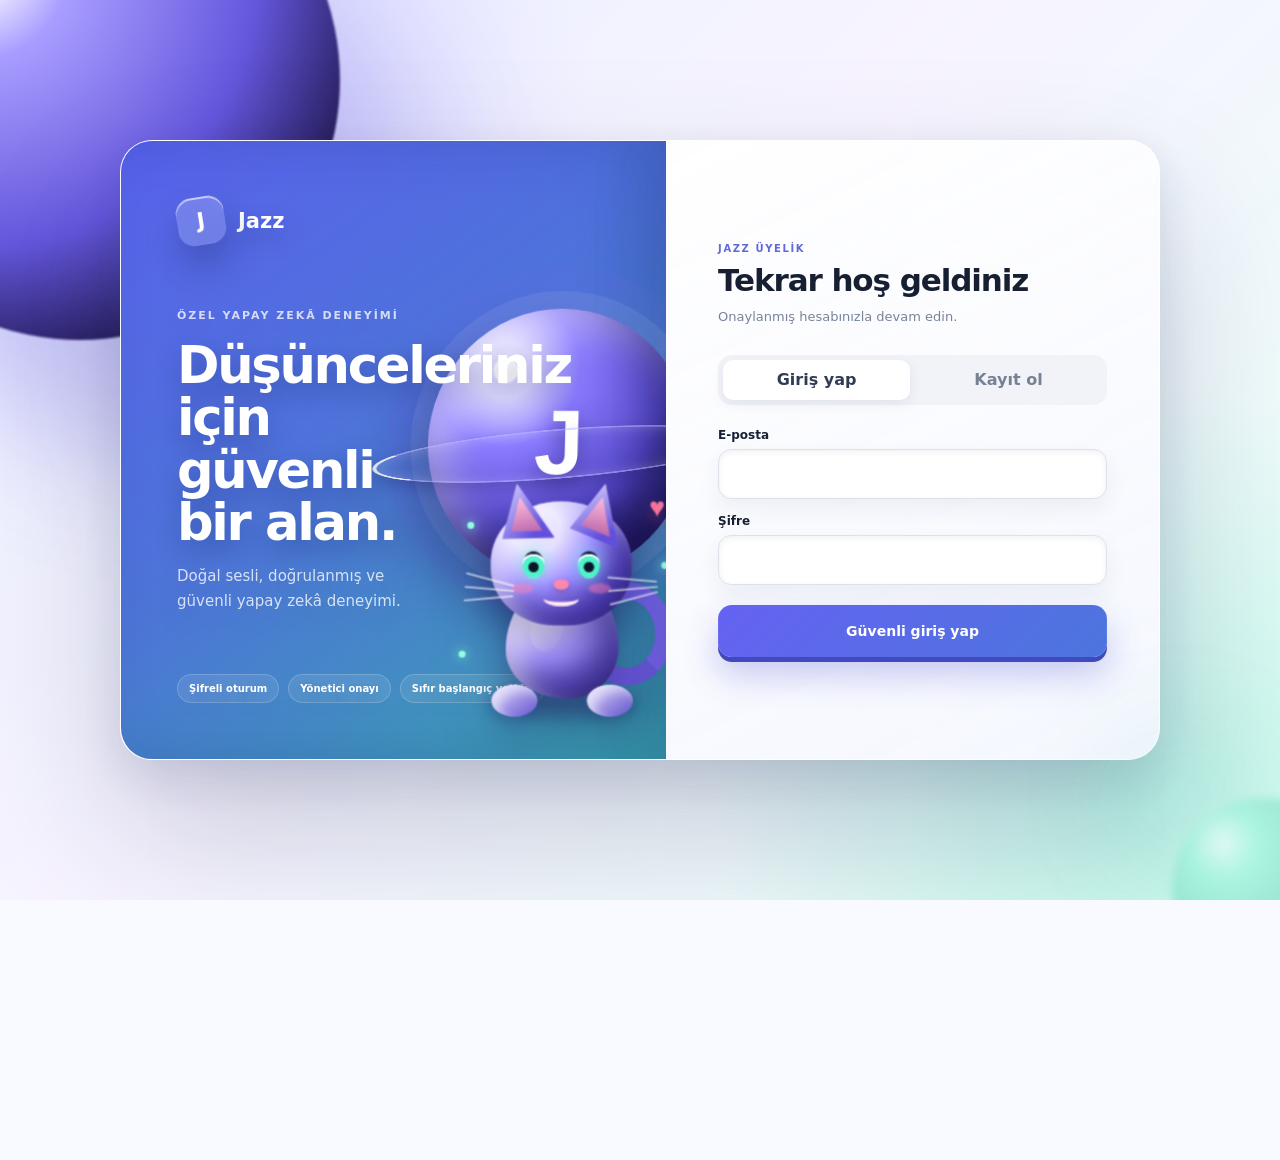
<file: index.html>
<!doctype html><html><head><meta charset="utf-8"><meta name="viewport" content="width=device-width,initial-scale=1"><meta http-equiv="cache-control" content="no-store"><meta name="theme-color" content="#f7fbff"><link rel="manifest" href="./manifest.webmanifest"><title>Jazz açılıyor…</title><script>location.replace('./live-10049.html?build=10058')</script></head><body><a href="./live-10049.html?build=10058">Jazz güncel sürümünü aç</a></body></html>
</file>
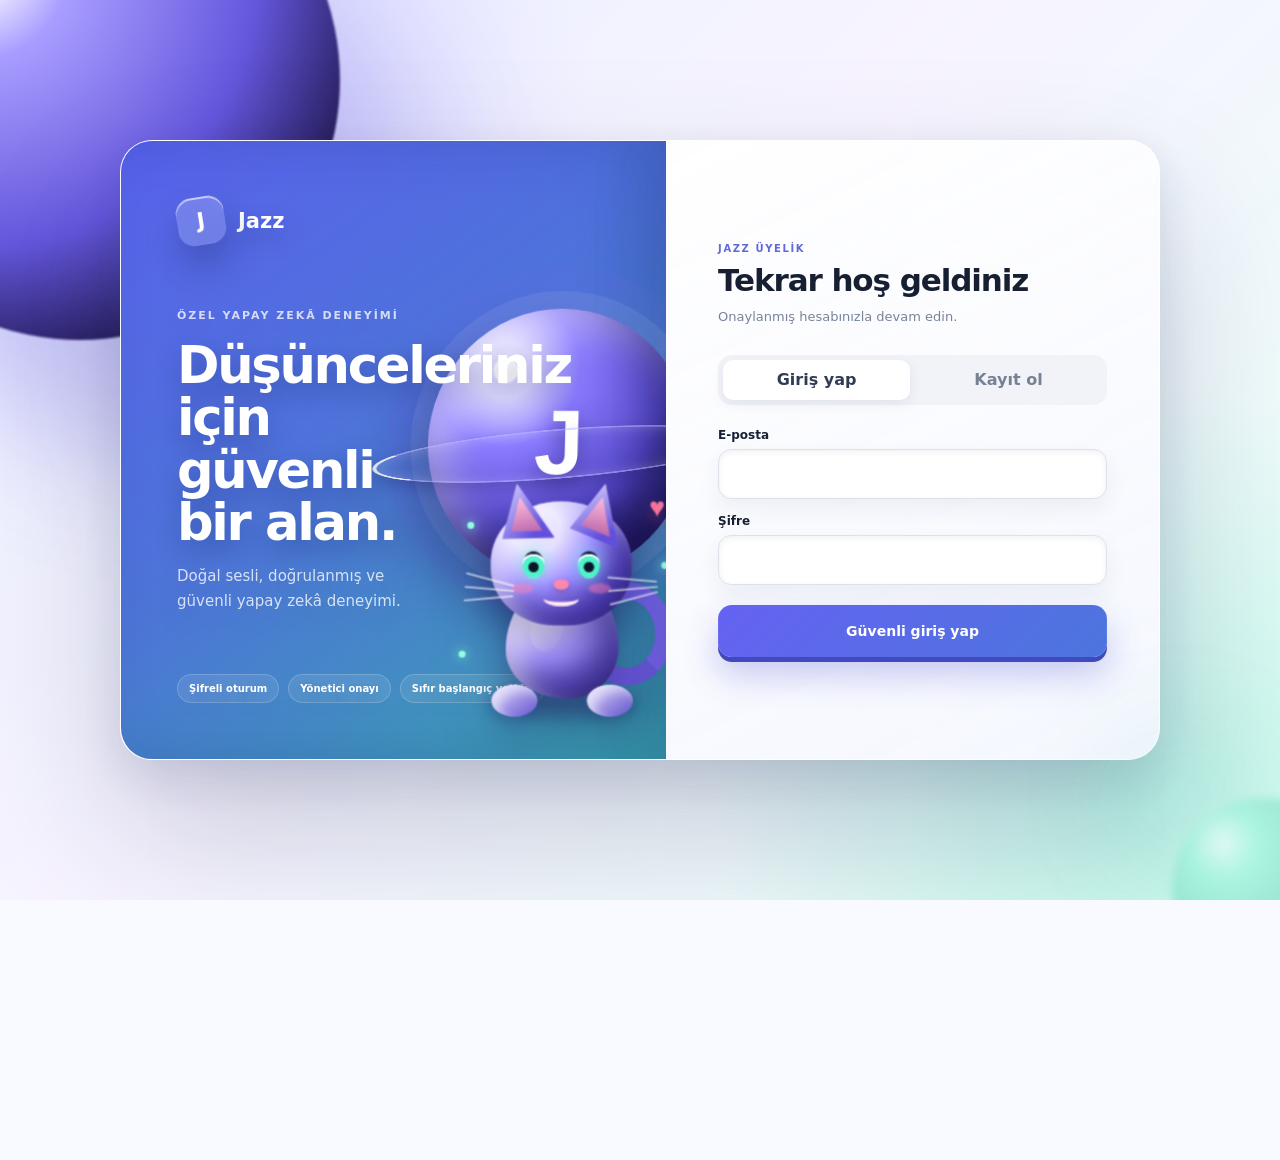
<file: admin-7201.html>
<!doctype html><html lang="tr"><head><meta charset="utf-8"><meta name="viewport" content="width=device-width,initial-scale=1,viewport-fit=cover"><meta name="theme-color" content="#f7f9fe"><meta http-equiv="cache-control" content="no-store"><title>Jazz Yönetim</title><link rel="stylesheet" href="admin.css?v=7200"><link rel="stylesheet" href="admin-v8.css?v=7200"></head><body><main class="admin-shell"><header class="admin-top"><a href="./" class="admin-brand"><span>J</span><b>Jazz Yönetim</b></a><div><a href="./">Asistana dön</a><button id="logoutBtn">Çıkış</button></div></header><section class="admin-hero"><div><p>ERİŞİM MERKEZİ</p><h1>Jazz üyelerini yönetin.</h1><span>Kayıt taleplerini inceleyin, erişim, model ve kullanım durumunu yönetin.</span></div><button id="refreshBtn">↻ Yenile</button></section><section class="stats" id="stats"><article><small>Toplam üye</small><b>—</b></article><article><small>Onay bekleyen</small><b>—</b></article><article><small>Aktif erişim</small><b>—</b></article><article><small>Durdurulan</small><b>—</b></article></section><section class="system-card" id="systemMetrics"><div class="admin-loading">Model ve kullanım bilgileri yükleniyor…</div></section><section class="admin-card"><div class="card-head"><div><h2>Kullanıcı erişimleri</h2><p>Yeni kayıtlar sıfır yetkiyle bekler; profil, rol ve özel yetki değişiklikleri anında uygulanır.</p></div><div class="filters"><button class="active" data-filter="all">Tümü</button><button data-filter="pending">Bekleyen</button><button data-filter="approved">Aktif</button><button data-filter="revoked">Durdurulan</button></div></div><div id="userList" class="user-list"><div class="admin-loading">Kullanıcılar yükleniyor…</div></div></section></main><div class="admin-toast" id="adminToast"></div><script src="admin-native-v3.js?v=7200"></script></body></html>
</file>
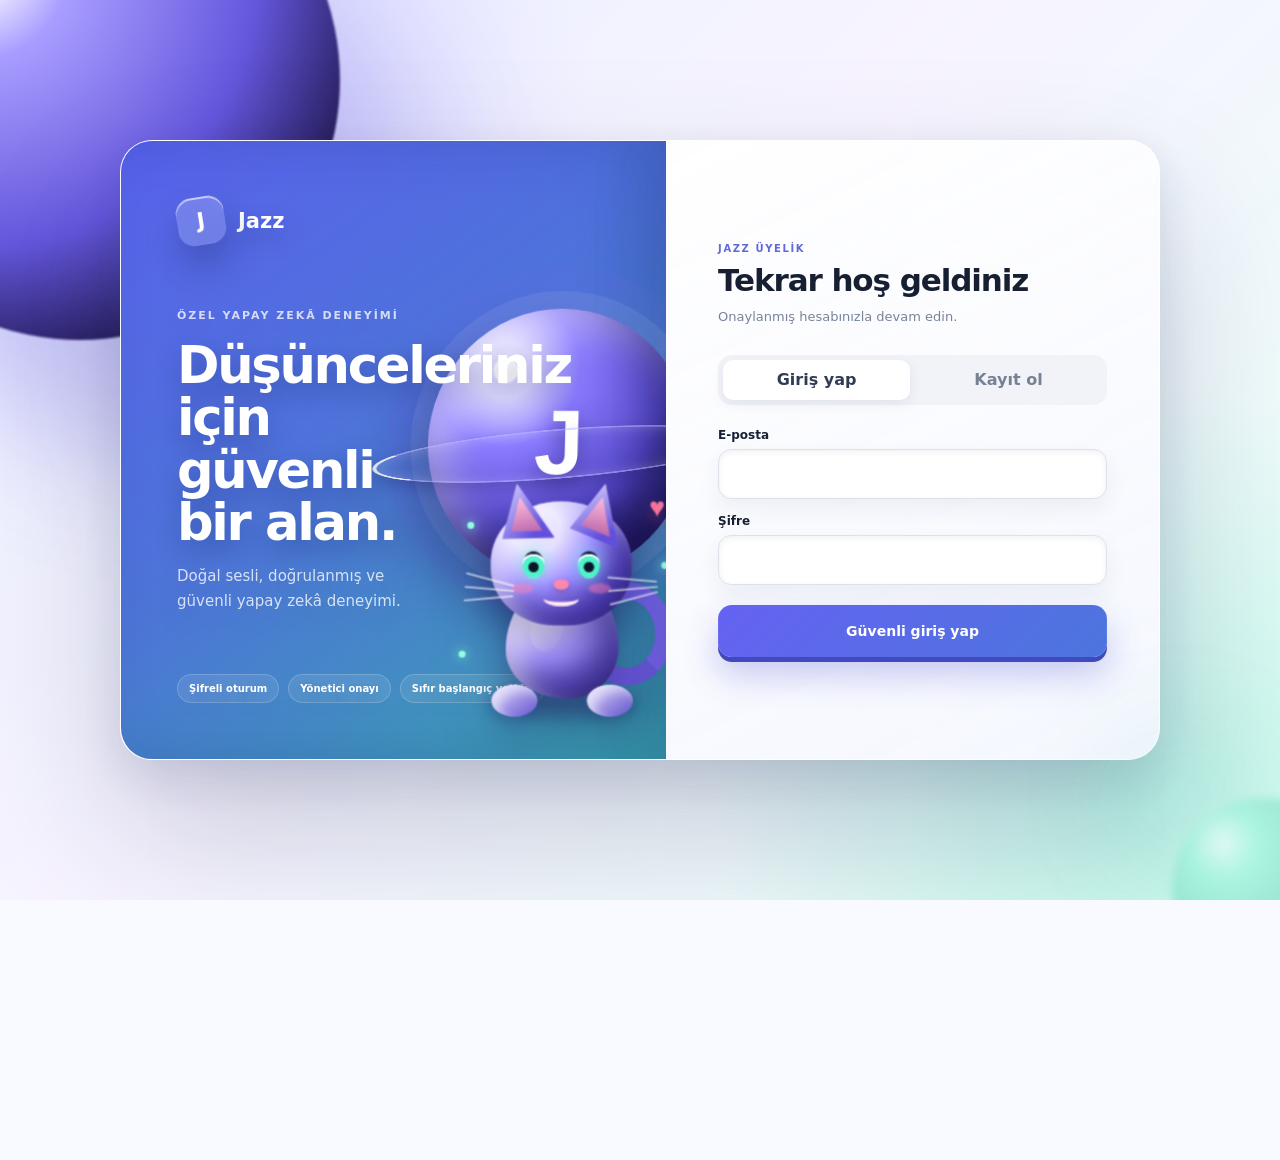
<file: admin.html>
<!doctype html><html lang="tr"><head><meta charset="utf-8"><meta name="viewport" content="width=device-width,initial-scale=1"><meta http-equiv="cache-control" content="no-store"><title>Jazz Yönetim açılıyor…</title><script>location.replace('./admin-7201.html?build=7201')</script></head><body><a href="./admin-7201.html?build=7201">Güncel yönetim ekranını aç</a></body></html>
</file>
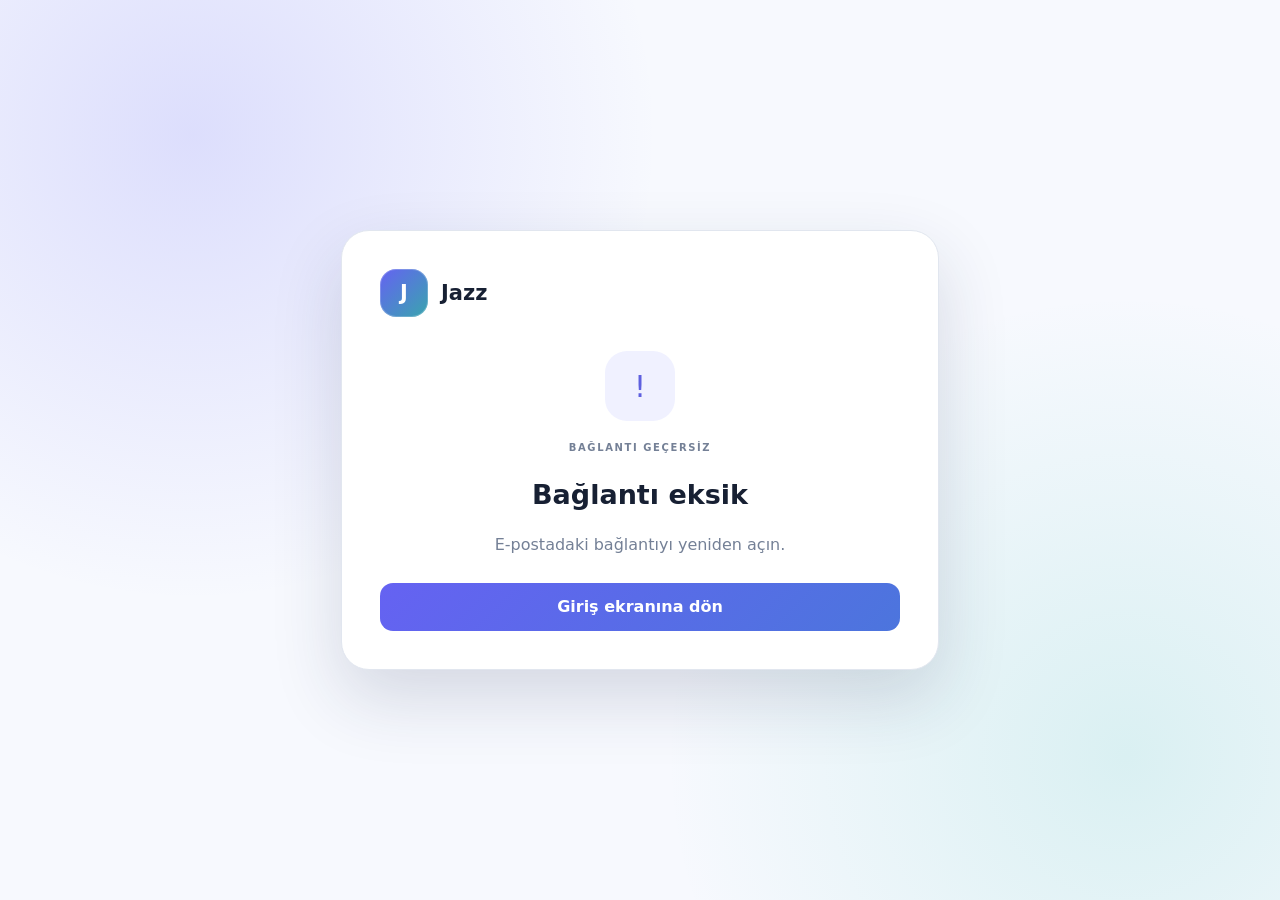
<file: auth-callback.html>
<!doctype html><html lang="tr"><head><meta charset="utf-8"><meta name="viewport" content="width=device-width,initial-scale=1,viewport-fit=cover"><meta name="theme-color" content="#f7f9fe"><title>Jazz — Hesap doğrulama</title><link rel="stylesheet" href="auth.css?v=7000"><link rel="stylesheet" href="auth-v7.css?v=7000"></head><body><section class="auth-overlay"><div class="callback-card"><div class="auth-brand callback-brand"><span class="auth-brand-mark">J</span> Jazz</div><div class="auth-state" id="callbackState"><div class="auth-state-icon auth-spinner">◌</div><p class="auth-kicker">GÜVENLİ DOĞRULAMA</p><h2>Bağlantı kontrol ediliyor</h2><p>İşleminiz birkaç saniye içinde tamamlanacak.</p></div></div></section><script>const API='https://ilgggxhaljsykkyvfhpf.supabase.co/functions/v1/jazz-auth',KEY='sb_publishable_D-MIbf-eEhEQNrhdaVhBuQ_4qF37680',state=document.getElementById('callbackState'),params=new URLSearchParams(location.search),type=params.get('type')||'signup',token=params.get('token')||'';const show=(ok,title,text,button='Giriş ekranına dön')=>{state.innerHTML=`<div class="auth-state-icon">${ok?'✓':'!'}</div><p class="auth-kicker">${ok?'İŞLEM TAMAMLANDI':'BAĞLANTI GEÇERSİZ'}</p><h2>${title}</h2><p>${text}</p><div class="auth-state-actions"><a href="./${ok&&type==='signup'?'?confirmed=1':''}">${button}</a></div>`};async function call(body){const r=await fetch(API,{method:'POST',headers:{'Content-Type':'application/json',apikey:KEY},body:JSON.stringify(body)}),d=await r.json().catch(()=>({}));if(!r.ok)throw Error(d.message||'İşlem tamamlanamadı.');return d}async function run(){if(!token)return show(false,'Bağlantı eksik','E-postadaki bağlantıyı yeniden açın.');if(type==='recovery'){state.innerHTML=`<div class="auth-state-icon">⌁</div><p class="auth-kicker">ŞİFRE YENİLEME</p><h2>Yeni şifrenizi belirleyin</h2><form class="auth-form" id="resetForm"><label class="auth-field"><span>Yeni şifre</span><input id="newPassword" type="password" minlength="8" autocomplete="new-password" required></label><div class="auth-message" id="resetMessage"></div><button class="auth-submit">Şifreyi güncelle</button></form>`;document.getElementById('resetForm').onsubmit=async e=>{e.preventDefault();const b=e.currentTarget.querySelector('button');b.disabled=true;try{const d=await call({action:'reset',type,token,password:document.getElementById('newPassword').value});show(true,'Şifreniz yenilendi',d.message)}catch(err){const m=document.getElementById('resetMessage');m.textContent=err.message;m.className='auth-message show error';b.disabled=false}};return}try{const d=await call({action:'confirm',type,token});show(true,'E-posta adresiniz doğrulandı',d.message);setTimeout(()=>location.replace('./?confirmed=1'),2200)}catch(err){show(false,'Doğrulama tamamlanamadı',err.message)}}run();</script></body></html>
</file>
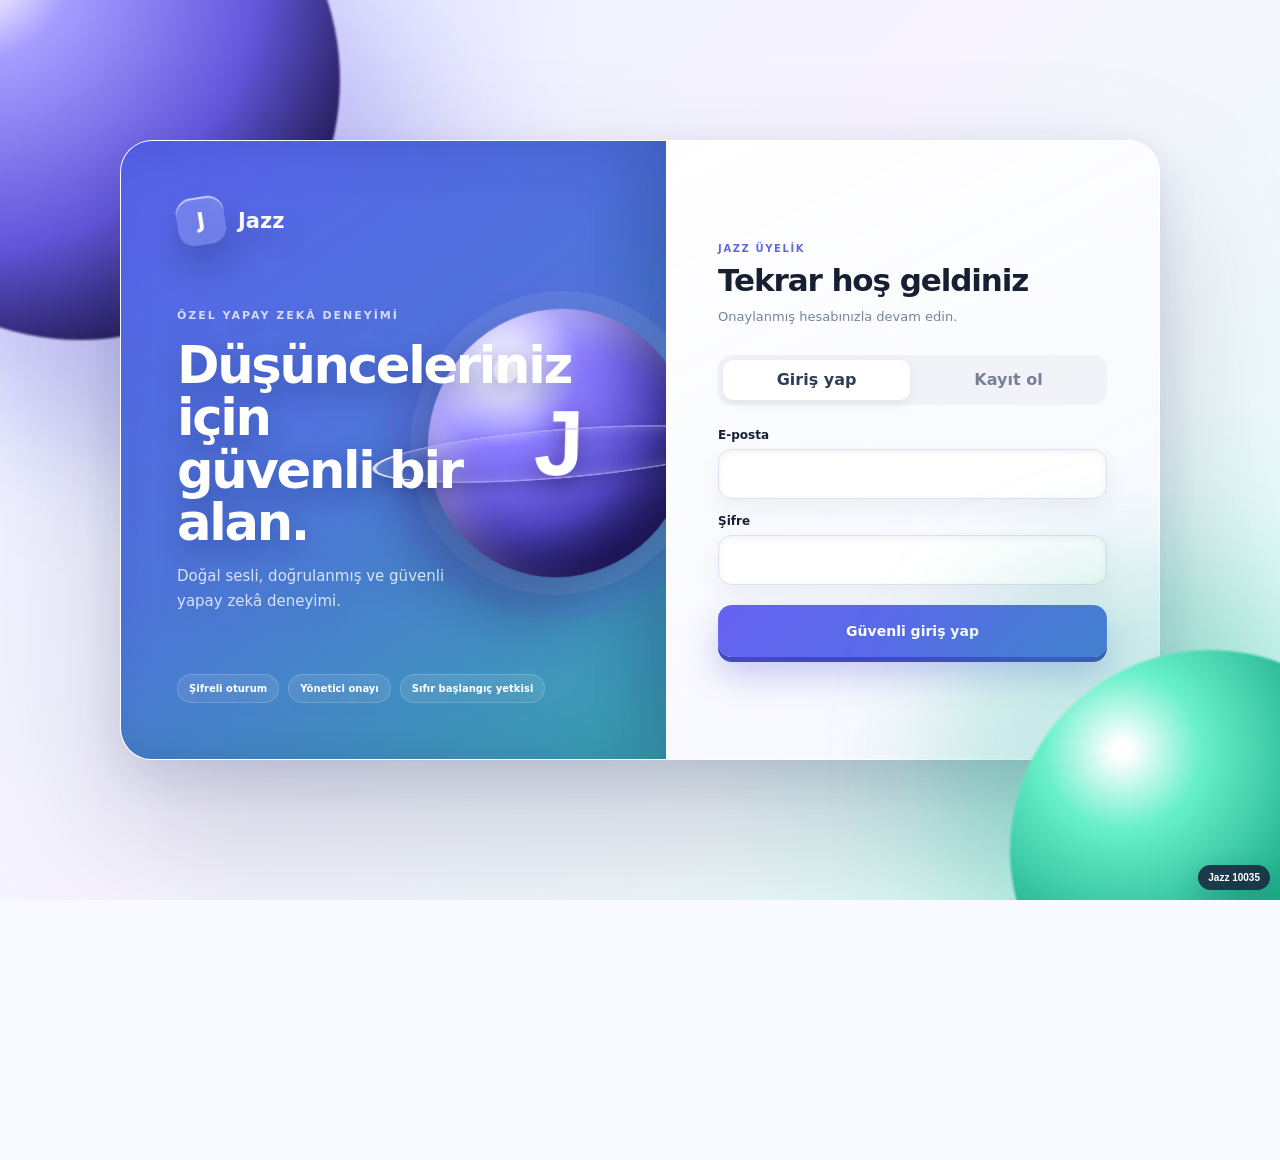
<file: live-10035.html>
<!doctype html><html lang="tr" class="auth-loading"><head><meta charset="utf-8"><meta name="viewport" content="width=device-width,initial-scale=1,viewport-fit=cover"><meta http-equiv="cache-control" content="no-store"><meta name="theme-color" content="#f7fbff"><title>Jazz - Build 10035</title><script>(()=>{try{if('caches'in window)caches.keys().then(a=>a.forEach(x=>caches.delete(x)));if('serviceWorker'in navigator){navigator.serviceWorker.getRegistrations().then(a=>a.forEach(x=>x.unregister()));try{Object.defineProperty(navigator.serviceWorker,'register',{value:()=>Promise.resolve({}),configurable:true})}catch{}}}catch{}})();</script><link rel="stylesheet" href="app.css?v=10035"><link rel="stylesheet" href="premium-v5.css?v=10035"><link rel="stylesheet" href="v5-fix.css?v=10035"><link rel="stylesheet" href="auth.css?v=10035"><link rel="stylesheet" href="auth-v7.css?v=10035"><link rel="stylesheet" href="auth-3d-v1.css?v=10035"><link rel="stylesheet" href="experience-v7.css?v=10035"><link rel="stylesheet" href="voice-modes-v8.css?v=10035"><link rel="stylesheet" href="conversation-controls-v1.css?v=10035"><style>#jazzBuildBadge{position:fixed;right:10px;bottom:10px;z-index:9999;padding:7px 10px;border-radius:999px;background:#18243ddd;color:white;font:700 10px Arial;box-shadow:0 8px 24px #14203c38}</style></head><body><span id="jazzBuildBadge">Jazz 10035</span><div class="ambient ambient-a"></div><div class="ambient ambient-b"></div><main class="app"><header class="topbar"><a class="brand" href="./"><span class="logo"><i></i><i></i><i></i></span><span><b>Jazz</b><small>kisisel yapay zeka asistaniniz</small></span></a><div class="top-actions"><button class="icon-btn" id="installBtn">+</button><button class="icon-btn" id="settingsBtn">&#9881;</button><span class="status-pill system-status"><i></i><span id="connectionLabel">Hazir</span></span><button class="close-premium" id="closeConversationBtn">x</button></div></header><section class="workspace"><aside class="sidebar" id="sidebar"><button class="new-chat" id="newChatBtn">+ Yeni konusma</button><div class="side-title"><span>Konusmalar</span><button id="clearHistoryBtn">Hepsini sil</button></div><div class="history" id="historyList"></div><div class="privacy-card"><span>*</span><div><b>Gizlilik odakli</b><small>Sifre ve kisisel sirlari paylasmayın.</small></div></div></aside><section class="conversation"><div class="mobile-head"><button id="menuBtn" class="mobile-menu">&#9776;</button><span class="mobile-title">Jazz ile konus</span></div><div class="messages" id="messages"><section class="welcome" id="welcome"><div class="orb-wrap"><div class="orb" id="orb"><span></span><span></span><span></span><span></span><span></span></div></div><p class="eyebrow">JAZZ SIZI DINLIYOR</p><h1>Konusun. Dusunun.<br><em>Birlikte ilerleyin.</em></h1><p class="lead">Sorunuzu yazin veya canli konusmay&#305; baslatin.</p><div class="suggestions" id="suggestions"><button>Bugun icin bir calisma plani hazirla</button><button>Bu fikri gelistirmeme yardim et</button><button>Bana kisa bir beyin firtinasi yaptir</button><button>Bir metni daha profesyonel hale getir</button></div></section></div><div class="voice-stage" id="voiceStage"><div class="live-transcript" id="liveTranscript"></div><div class="voice-state"><span class="pulse-dot"></span><b id="voiceStateLabel">Dinlemeye hazir</b><small id="voiceHint">Canli konusmay&#305; acin</small></div></div><footer class="composer-wrap"><div class="mode-row"><button class="mode active" id="handsFreeBtn">Canli konus</button><button class="mode" id="voiceReplyBtn">Yaniti seslendir</button><span class="shortcut">Enter gonderir - Shift+Enter satir atlar</span></div><form class="composer" id="composer"><button type="button" class="mic" id="micBtn"><span class="mic-icon">&#9679;</span><span class="sound-bars"><i></i><i></i><i></i></span></button><textarea id="prompt" rows="1" maxlength="12000" placeholder="Jazz'a bir sey sorun..."></textarea><button type="button" class="stop hidden" id="stopBtn">&#9632;</button><button type="submit" class="send" id="sendBtn">&#10148;</button></form><p class="notice">Onemli bilgileri kaynaklardan dogrulayin.</p></footer></section></section></main><div class="drawer-backdrop" id="drawerBackdrop"></div><dialog id="settingsDialog"><form method="dialog" class="settings-card"><div class="settings-head"><div><small>SES DENEYIMI</small><h2>Jazz nasil konussun?</h2></div><button class="icon-btn" value="cancel">x</button></div><label class="setting"><span><b>Dogal kadin sesi</b></span><input type="checkbox" id="cloudVoice" checked></label><label class="setting"><span><b>Yanıttan sonra dinle</b></span><input type="checkbox" id="autoListen" checked></label><label class="field"><span>Ses</span><select id="voicePreset"><option value="warm_nova">Bulut sesi (Nova)</option><option value="emel">Emel - Turkce kadin sesi</option><option value="device">Dogal cihaz sesi</option></select></label><label class="field"><span>Yedek ses</span><select id="voiceSelect"></select></label><label class="field"><span>Hiz <b id="rateValue">0.93x</b></span><input id="rateRange" type="range" min="0.60" max="1.50" step="0.03" value="0.93"></label><label class="field"><span>Bekleme <b id="pauseValue">1.4 sn</b></span><input id="pauseRange" type="range" min="700" max="1800" step="100" value="1400"></label><button class="save-settings" value="default">Ayarlari kaydet</button></form></dialog><div class="toast" id="toast"></div><script src="auth-native-v1.js?v=10035"></script><script src="notion-agent-route.js?v=10035"></script><script src="experience-v7.js?v=10035"></script><script src="v5-voice-fix.js?v=10038-fix"></script><script>(()=>{try{localStorage.setItem('jazz_settings_v4',JSON.stringify({...JSON.parse(localStorage.getItem('jazz_settings_v4')||'{}'),voiceReply:true,cloudVoice:true,voicePreset:'warm_nova',rate:0.93,pauseMs:1400}))}catch{}})();</script><script src="app-v5.js?v=10035"></script><script src="voice-modes-v8.js?v=10035"></script><script src="conversation-controls-v1.js?v=10035"></script><script>(()=>{try{const k='jazz_settings_v4',s={...JSON.parse(localStorage.getItem(k)||'{}')}; if(!s.rate||s.rate>1.1||s.rate<0.7)s.rate=0.93;s.cloudVoice=true;s.voiceReply=true;if(!s.pauseMs||s.pauseMs<800)s.pauseMs=1400;if(s.voicePreset==='emel'||!s.voicePreset)s.voicePreset='warm_nova';localStorage.setItem(k,JSON.stringify(s));localStorage.removeItem('jazz_settings_v3')}catch{}})()</script></body></html>
</file>
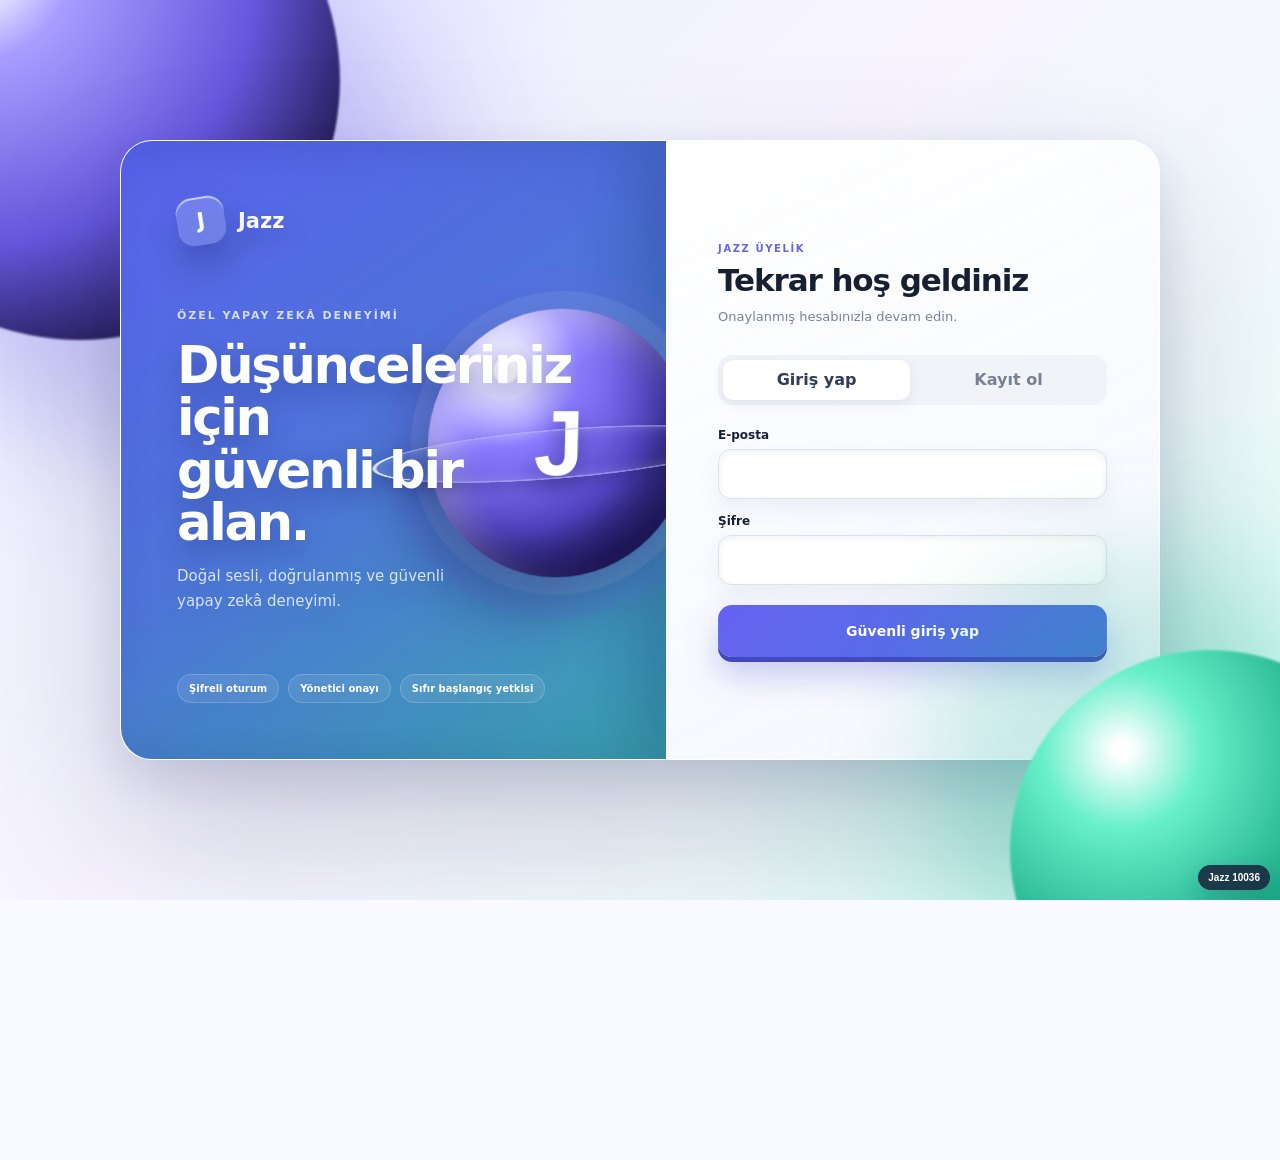
<file: live-10036.html>
<!doctype html><html lang="tr"><head><meta charset="utf-8"><meta name="viewport" content="width=device-width,initial-scale=1"><meta http-equiv="cache-control" content="no-store"><title>Jazz 10036 açılıyor…</title></head><body><script>fetch('./live-10035.html?source=10036',{cache:'no-store'}).then(r=>{if(!r.ok)throw Error(r.status);return r.text()}).then(t=>{t=t.replaceAll('10035','10036').replace('Jazz 10036 · CDN bağımsız','Jazz 10036 · Doğal ses + 3D');document.open();document.write(t);document.close()}).catch(()=>location.replace('./live-10035.html?fallback=10036'))</script></body></html>
</file>
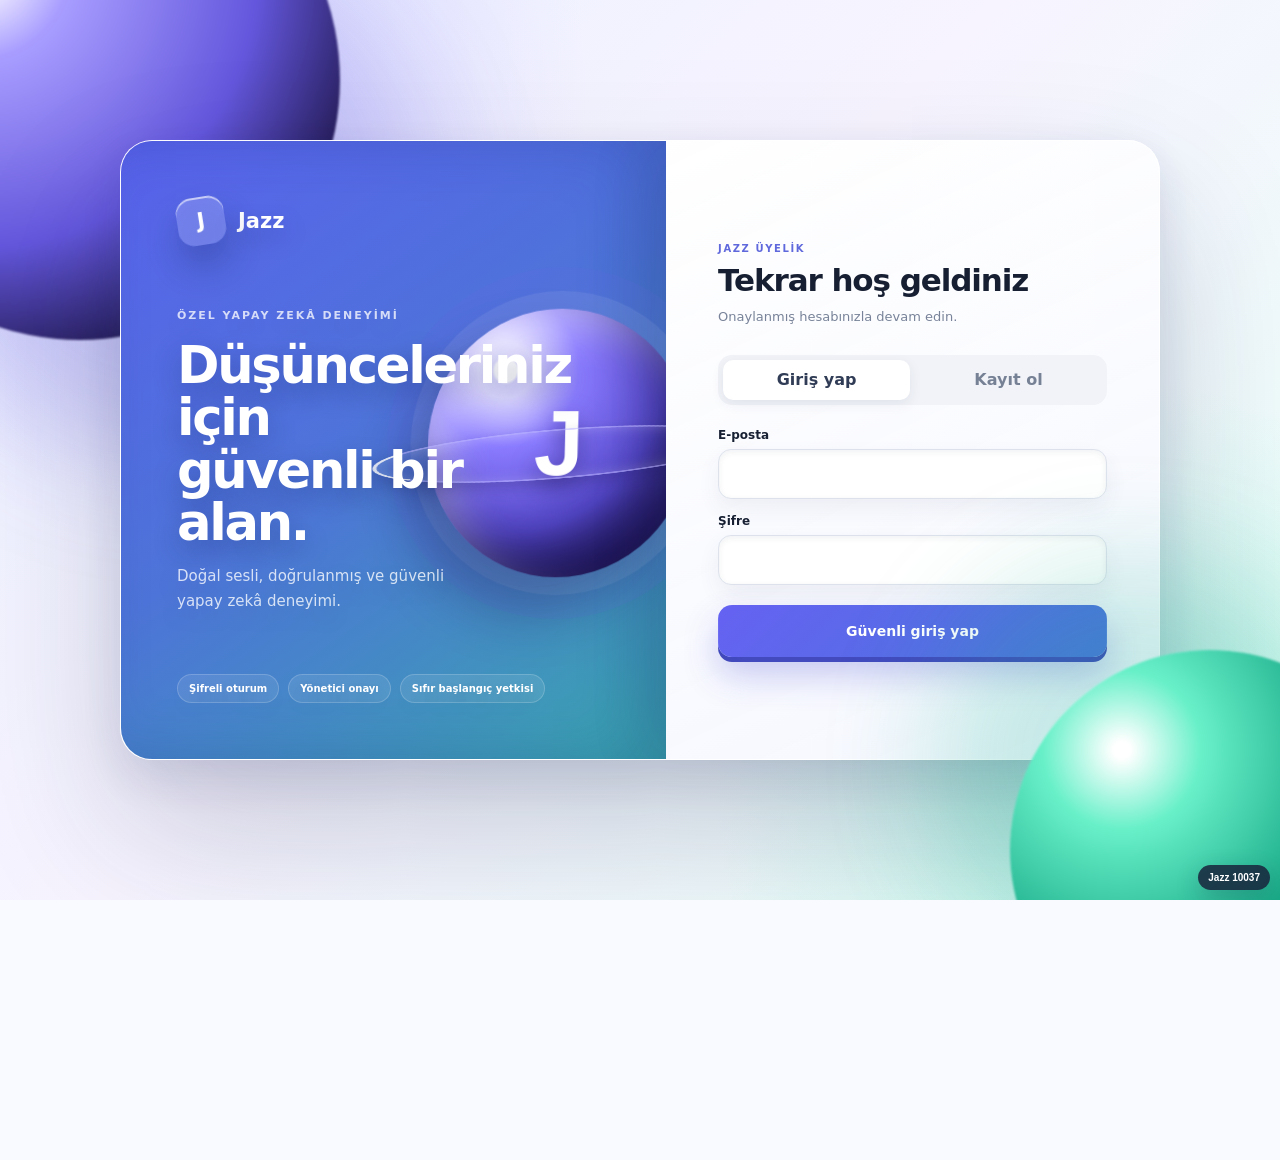
<file: live-10037.html>
<!doctype html><html lang="tr"><head><meta charset="utf-8"><meta name="viewport" content="width=device-width,initial-scale=1"><meta http-equiv="cache-control" content="no-store"><title>Jazz 10037 açılıyor…</title></head><body><script>fetch('./live-10035.html?source=10037',{cache:'no-store'}).then(r=>{if(!r.ok)throw Error(r.status);return r.text()}).then(t=>{t=t.replaceAll('10035','10037').replace('Jazz 10037 · CDN bağımsız','Jazz 10037 · Morphing J');document.open();document.write(t);document.close()}).catch(()=>location.replace('./live-10035.html?fallback=10037'))</script></body></html>
</file>
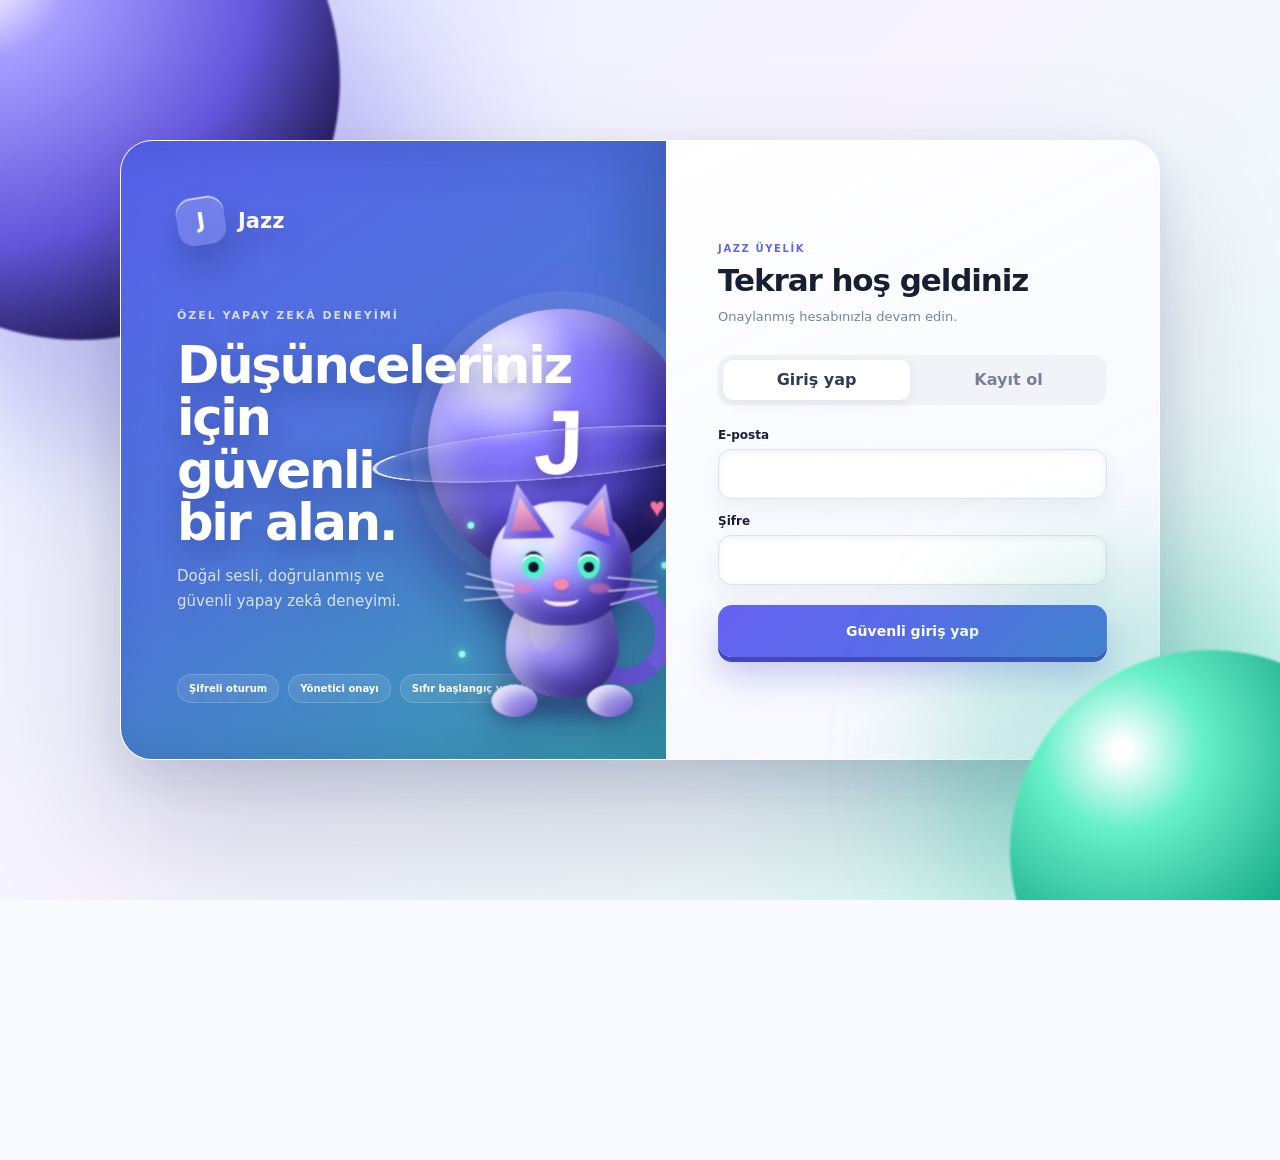
<file: live-10038.html>
<!doctype html><html lang="tr"><head><meta charset="utf-8"><meta name="viewport" content="width=device-width,initial-scale=1"><meta http-equiv="cache-control" content="no-store"><title>Jazz 10038 açılıyor…</title></head><body><script>fetch('./live-10035.html?source=10038-12',{cache:'no-store'}).then(r=>{if(!r.ok)throw Error(r.status);return r.text()}).then(t=>{const oldSettings="<script>(()=>{try{localStorage.setItem('jazz_settings_v3',JSON.stringify({...JSON.parse(localStorage.getItem('jazz_settings_v3')||'{}'),voiceReply:true,cloudVoice:true,voicePreset:'emel',rate:1.03,pauseMs:700}))}catch{}})();<\/script>",newSettings="<script>(()=>{try{const k='jazz_settings_v4',s=JSON.parse(localStorage.getItem(k)||'{}');localStorage.setItem(k,JSON.stringify({voiceReply:true,cloudVoice:true,voicePreset:'gemini_live',rate:1,pauseMs:450,...s}))}catch{}})();<\/script>";t=t.replaceAll('10035','10038').replace('Jazz 10038 · CDN bağımsız','Jazz 10038 · Gemini Live').replace('<span id="jazzBuildBadge">Jazz 10038</span>','').replace(oldSettings,newSettings).replace('<script src="voice-modes-v8.js?v=10038"><\/script>','<script>(()=>{const a=document.head.appendChild.bind(document.head);document.head.appendChild=n=>n?.tagName==="SCRIPT"&&String(n.src).includes("voice-room-fallback")?n:a(n)})();<\/script><script src="voice-modes-v8.js?v=10038-12"><\/script>').replace('<option value="emel">Emel - Turkce kadin sesi</option>','').replace('Bulut sesi (Nova)','Gemini Live doğal sesi').replace('Dogal kadin sesi','Gemini Live sesi').replace('</head>','<style>#jazzBuildBadge{display:none!important}</style><link rel="stylesheet" href="j-object-morph-v1.css?v=10038"><link rel="stylesheet" href="jazz-cats-fix-v3.css?v=10038-4"><link rel="stylesheet" href="jazz-cats-layout-v4.css?v=10038-4"></head>').replace('</body>','<script>try{window.__jazzSavedRate=JSON.parse(localStorage.getItem("jazz_settings_v4")||"{}" ).rate}catch{}<\/script><script src="jazz-enhancements-v3.js?v=10038-4"><\/script><script src="jazz-runtime-fix-v7.js?v=10038-12"><\/script><script src="gemini-live-v2.js?v=10038-12"><\/script></body>');document.open();document.write(t);document.close()}).catch(()=>location.replace('./live-10035.html?fallback=10038-12'))</script></body></html>
</file>
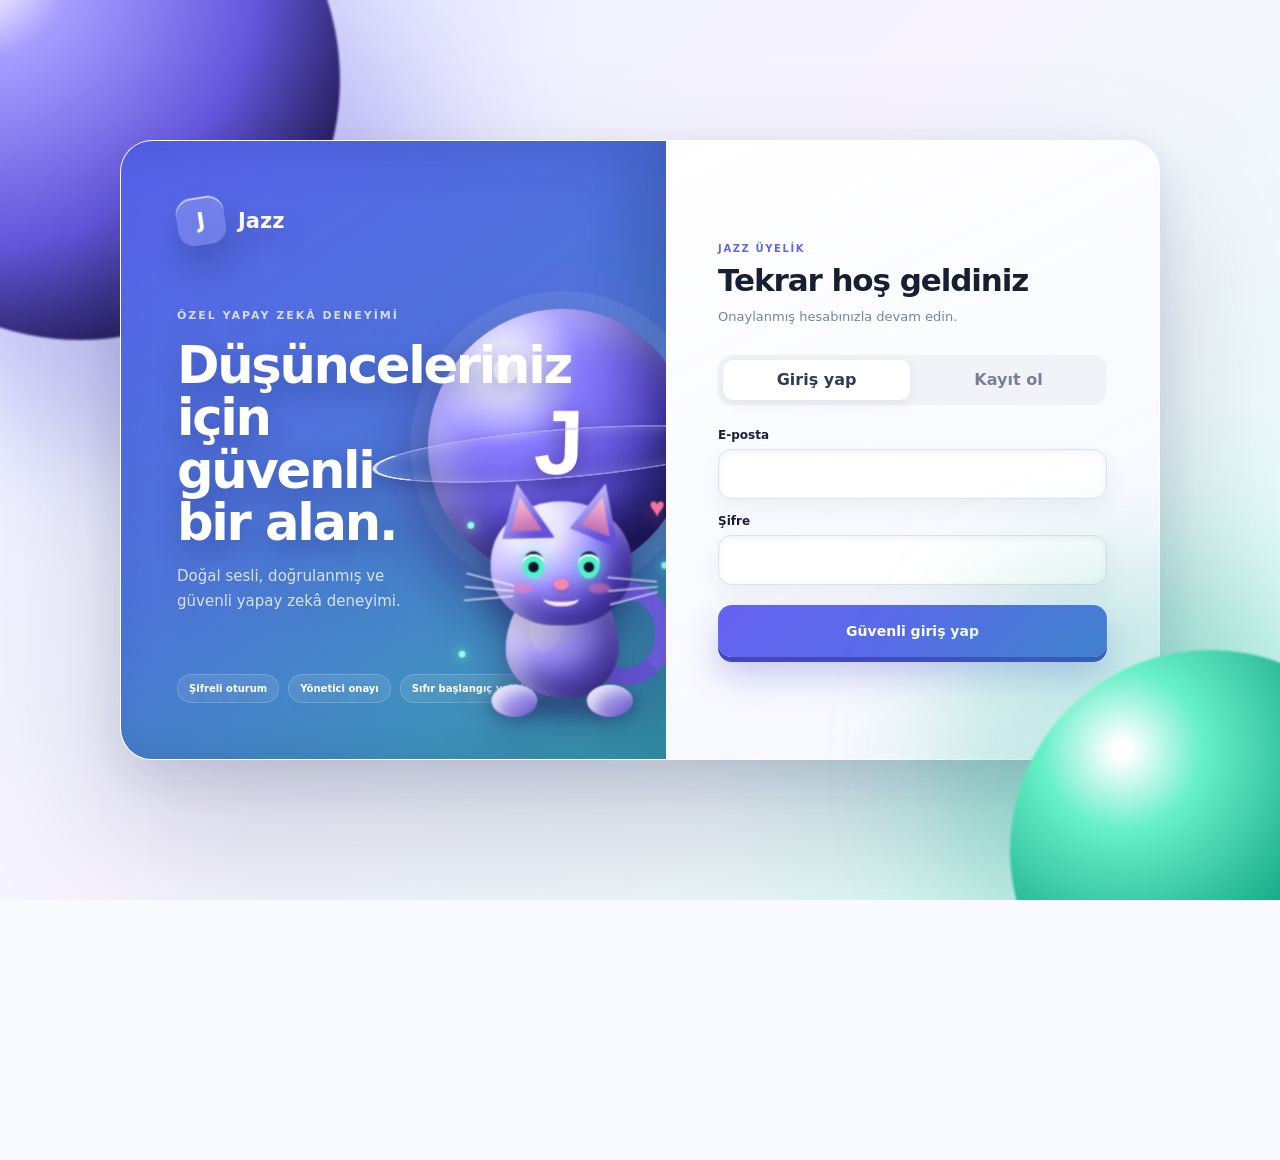
<file: live-10039.html>
<!doctype html><html lang="tr" class="auth-loading"><head><meta charset="utf-8"><meta name="viewport" content="width=device-width,initial-scale=1,viewport-fit=cover"><meta http-equiv="cache-control" content="no-store"><meta name="theme-color" content="#f7fbff"><title>Jazz</title><script>(()=>{try{if('caches'in window)caches.keys().then(a=>a.forEach(x=>caches.delete(x)));if('serviceWorker'in navigator){navigator.serviceWorker.getRegistrations().then(a=>a.forEach(x=>x.unregister()));try{Object.defineProperty(navigator.serviceWorker,'register',{value:()=>Promise.resolve({}),configurable:true})}catch{}}}catch{}})();</script><link rel="stylesheet" href="app.css?v=10041"><link rel="stylesheet" href="premium-v5.css?v=10041"><link rel="stylesheet" href="v5-fix.css?v=10041"><link rel="stylesheet" href="auth.css?v=10041"><link rel="stylesheet" href="auth-v7.css?v=10041"><link rel="stylesheet" href="auth-3d-v1.css?v=10041"><link rel="stylesheet" href="experience-v7.css?v=10041"><link rel="stylesheet" href="voice-modes-v8.css?v=10041"><link rel="stylesheet" href="conversation-controls-v1.css?v=10041"><link rel="stylesheet" href="j-object-morph-v1.css?v=10041"><link rel="stylesheet" href="jazz-cats-fix-v3.css?v=10041"><link rel="stylesheet" href="jazz-cats-layout-v4.css?v=10041"><link rel="stylesheet" href="voice-room-v11.css?v=10041"><link rel="stylesheet" href="voice-mute-match-v1.css?v=10048"><style>#jazzBuildBadge{display:none!important}</style></head><body><div class="ambient ambient-a"></div><div class="ambient ambient-b"></div><main class="app"><header class="topbar"><a class="brand" href="./"><span class="logo"><i></i><i></i><i></i></span><span><b>Jazz</b><small>kişisel yapay zekâ asistanınız</small></span></a><div class="top-actions"><button type="button" class="icon-btn" id="installBtn">+</button><button type="button" class="icon-btn" id="settingsBtn">&#9881;</button><span class="status-pill system-status"><i></i><span id="connectionLabel">Hazır</span></span><button type="button" class="close-premium" id="closeConversationBtn">×</button></div></header><section class="workspace"><aside class="sidebar" id="sidebar"><button type="button" class="new-chat" id="newChatBtn">+ Yeni konuşma</button><div class="side-title"><span>Konuşmalar</span><button type="button" id="clearHistoryBtn">Hepsini sil</button></div><div class="history" id="historyList"></div><div class="privacy-card"><span>*</span><div><b>Gizlilik odaklı</b><small>Şifre ve kişisel sırları paylaşmayın.</small></div></div></aside><section class="conversation"><div class="mobile-head"><button type="button" id="menuBtn" class="mobile-menu">&#9776;</button><span class="mobile-title">Jazz ile konuş</span></div><div class="messages" id="messages"><section class="welcome" id="welcome"><div class="orb-wrap"><div class="orb" id="orb"><span></span><span></span><span></span><span></span><span></span></div></div><p class="eyebrow">JAZZ SİZİ DİNLİYOR</p><h1>Konuşun. Düşünün.<br><em>Birlikte ilerleyin.</em></h1><p class="lead">Sorunuzu yazın veya canlı konuşmayı başlatın.</p><div class="suggestions" id="suggestions"><button type="button">Bugün için bir çalışma planı hazırla</button><button type="button">Bu fikri geliştirmeme yardım et</button><button type="button">Bana kısa bir beyin fırtınası yaptır</button><button type="button">Bir metni daha profesyonel hale getir</button></div></section></div><div class="voice-stage" id="voiceStage"><div class="live-transcript" id="liveTranscript"></div><div class="voice-state"><span class="pulse-dot"></span><b id="voiceStateLabel">Dinlemeye hazır</b><small id="voiceHint">Canlı konuşmayı açın</small></div></div><footer class="composer-wrap"><div class="mode-row"><button type="button" class="mode active" id="handsFreeBtn"><span>Canlı konuşmayı başlat</span></button><button type="button" class="mode" id="voiceReplyBtn">Yanıtı seslendir</button><span class="shortcut">Enter gönderir · Shift+Enter satır atlar</span></div><form class="composer" id="composer"><button type="button" class="mic" id="micBtn" aria-label="Mikrofon"><span class="mic-icon">&#127908;</span><span class="sound-bars"><i></i><i></i><i></i></span></button><textarea id="prompt" rows="1" maxlength="12000" placeholder="Jazz'a bir şey sorun..."></textarea><button type="button" class="stop hidden" id="stopBtn">&#9632;</button><button type="submit" class="send" id="sendBtn">&#10148;</button></form><p class="notice">Önemli bilgileri kaynaklardan doğrulayın.</p></footer></section></section></main><div class="drawer-backdrop" id="drawerBackdrop"></div><dialog id="settingsDialog"><form method="dialog" class="settings-card"><div class="settings-head"><div><small>SES DENEYİMİ</small><h2>Jazz nasıl konuşsun?</h2></div><button type="submit" class="icon-btn" value="cancel">×</button></div><label class="setting"><span><b>Sesli yanıt</b></span><input type="checkbox" id="cloudVoice" checked></label><label class="setting"><span><b>Yanıttan sonra dinle</b></span><input type="checkbox" id="autoListen" checked></label><label class="field"><span>Ses</span><select id="voicePreset"><option value="gemini_live">Jazz doğal sesi</option><option value="device">Doğal cihaz sesi</option></select></label><label class="field"><span>Yedek ses</span><select id="voiceSelect"></select></label><label class="field"><span>Hız <b id="rateValue">1.00×</b></span><input id="rateRange" type="range" min="0.60" max="1.50" step="0.03" value="1"></label><label class="field"><span>Bekleme <b id="pauseValue">0.5 sn</b></span><input id="pauseRange" type="range" min="400" max="1800" step="100" value="500"></label><button type="submit" class="save-settings" value="default">Ayarları kaydet</button></form></dialog><div class="toast" id="toast"></div><script src="auth-native-v1.js?v=10041"></script><script src="voice-fast-input-v1.js?v=10047"></script><script src="experience-v7.js?v=10041"></script><script src="jazz-core-v10048.js?v=10048"></script><script src="conversation-controls-v2.js?v=10046"></script><script src="jazz-enhancements-v3.js?v=10041"></script><script src="logout-current-v1.js?v=10048"></script><script src="gemini-live-v2.js?v=10041"></script></body></html>
</file>
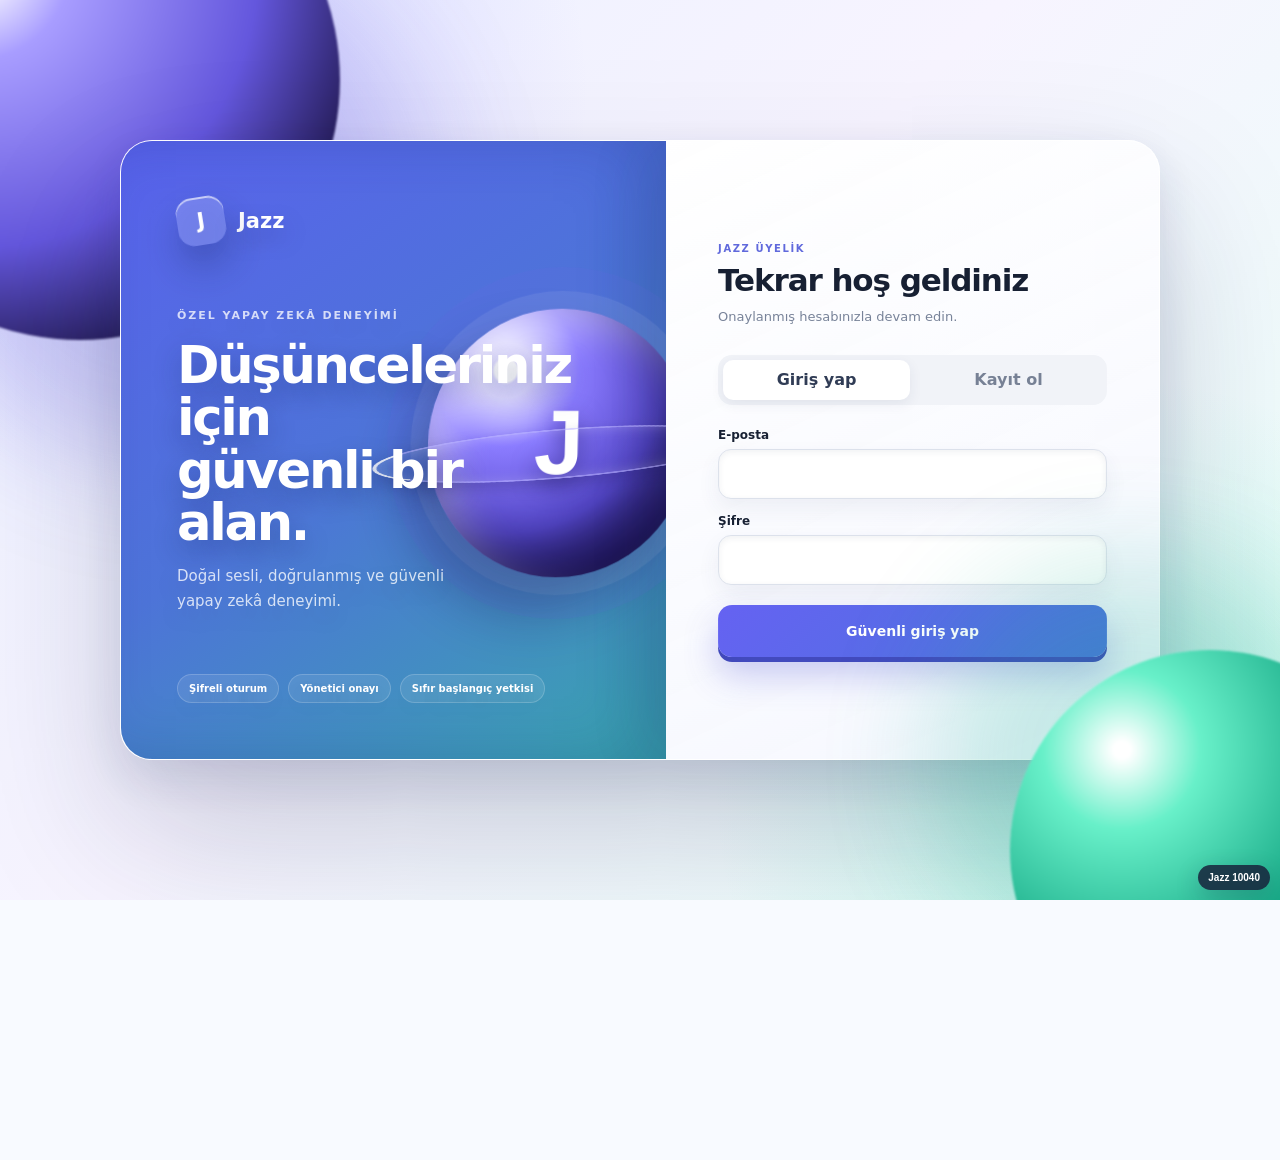
<file: live-10040.html>
<!doctype html><html lang="tr"><head><meta charset="utf-8"><meta name="viewport" content="width=device-width,initial-scale=1"><meta http-equiv="cache-control" content="no-store"><title>Jazz 10040 açılıyor…</title></head><body><script>fetch('./live-10035.html?source=10040',{cache:'no-store'}).then(r=>{if(!r.ok)throw Error(r.status);return r.text()}).then(t=>{t=t.replaceAll('10035','10040').replace('Jazz 10040 · CDN bağımsız','Jazz 10040 · Çıkış + Hızlı Ses').replace('</head>','<link rel="stylesheet" href="j-object-morph-v1.css?v=10040"></head>').replace('</body>','<script src="voice-speed-v1.js?v=10040"><\/script><script src="voice-room-fallback-v8.js?v=10040"><\/script><script src="account-controls-v1.js?v=10040"><\/script></body>');document.open();document.write(t);document.close()}).catch(()=>location.replace('./live-10035.html?fallback=10040'))</script></body></html>
</file>
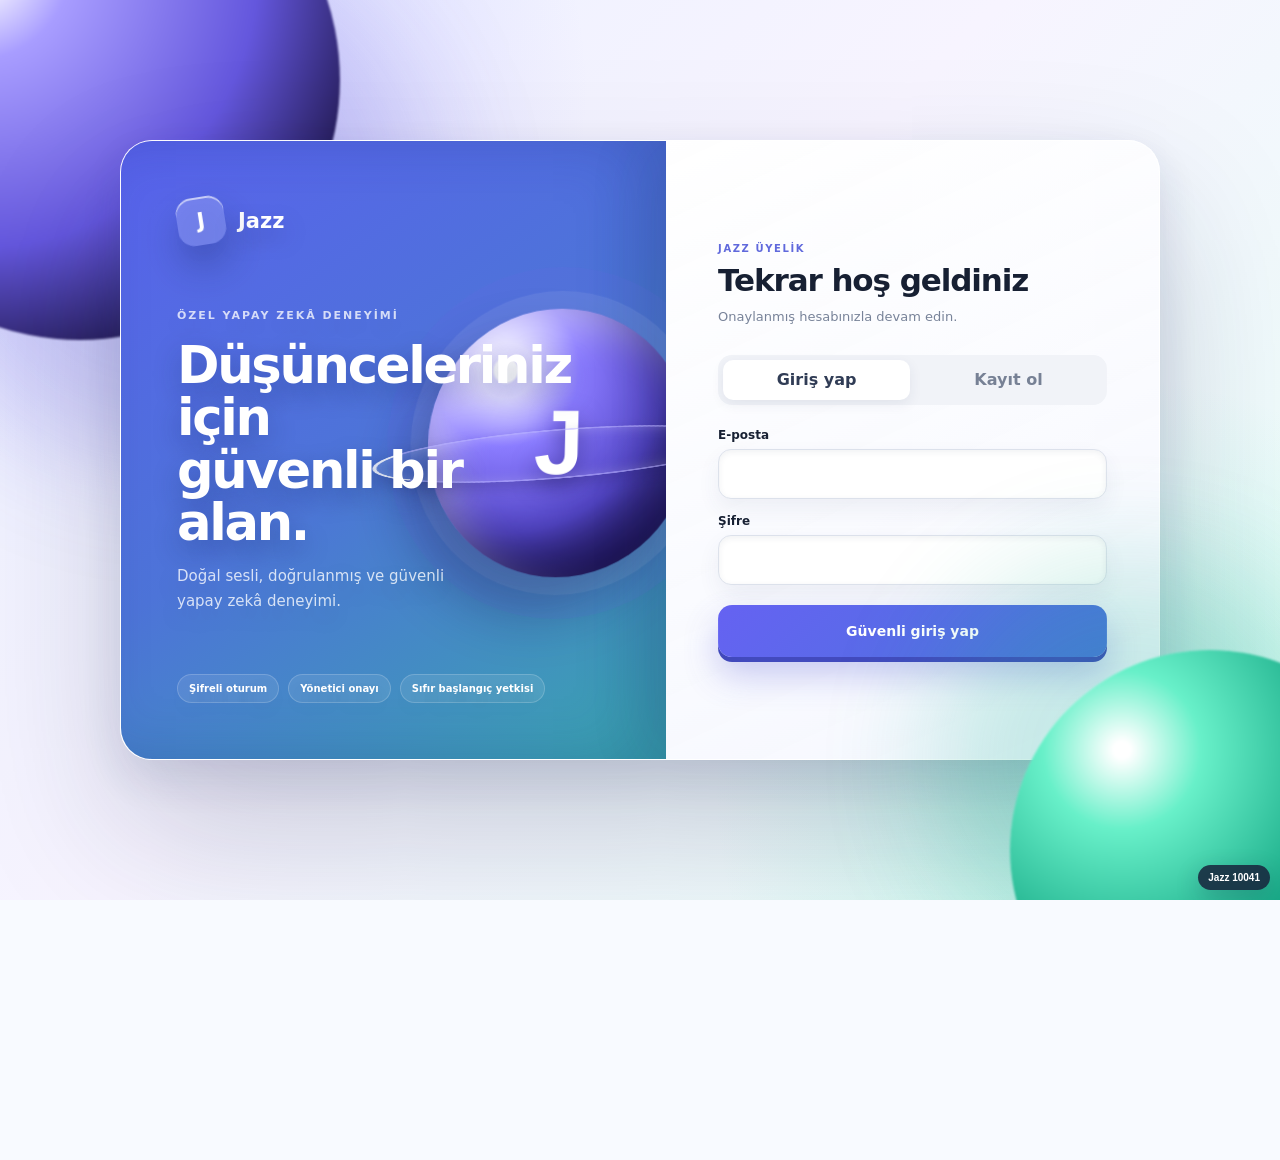
<file: live-10041.html>
<!doctype html><html lang="tr"><head><meta charset="utf-8"><meta name="viewport" content="width=device-width,initial-scale=1"><meta http-equiv="cache-control" content="no-store"><title>Jazz 10041 açılıyor…</title></head><body><script>fetch('./live-10035.html?source=10041',{cache:'no-store'}).then(r=>{if(!r.ok)throw Error(r.status);return r.text()}).then(t=>{t=t.replaceAll('10035','10041').replace('Jazz 10041 · CDN bağımsız','Jazz 10041 · Kararlı Oturum + Hızlı Ses').replace('</head>','<link rel="stylesheet" href="j-object-morph-v1.css?v=10041"></head>').replace('</body>','<script src="voice-speed-v1.js?v=10041"><\/script><script src="voice-room-fallback-v8.js?v=10041"><\/script><script src="account-controls-v2.js?v=10041"><\/script></body>');document.open();document.write(t);document.close()}).catch(()=>location.replace('./live-10035.html?fallback=10041'))</script></body></html>
</file>
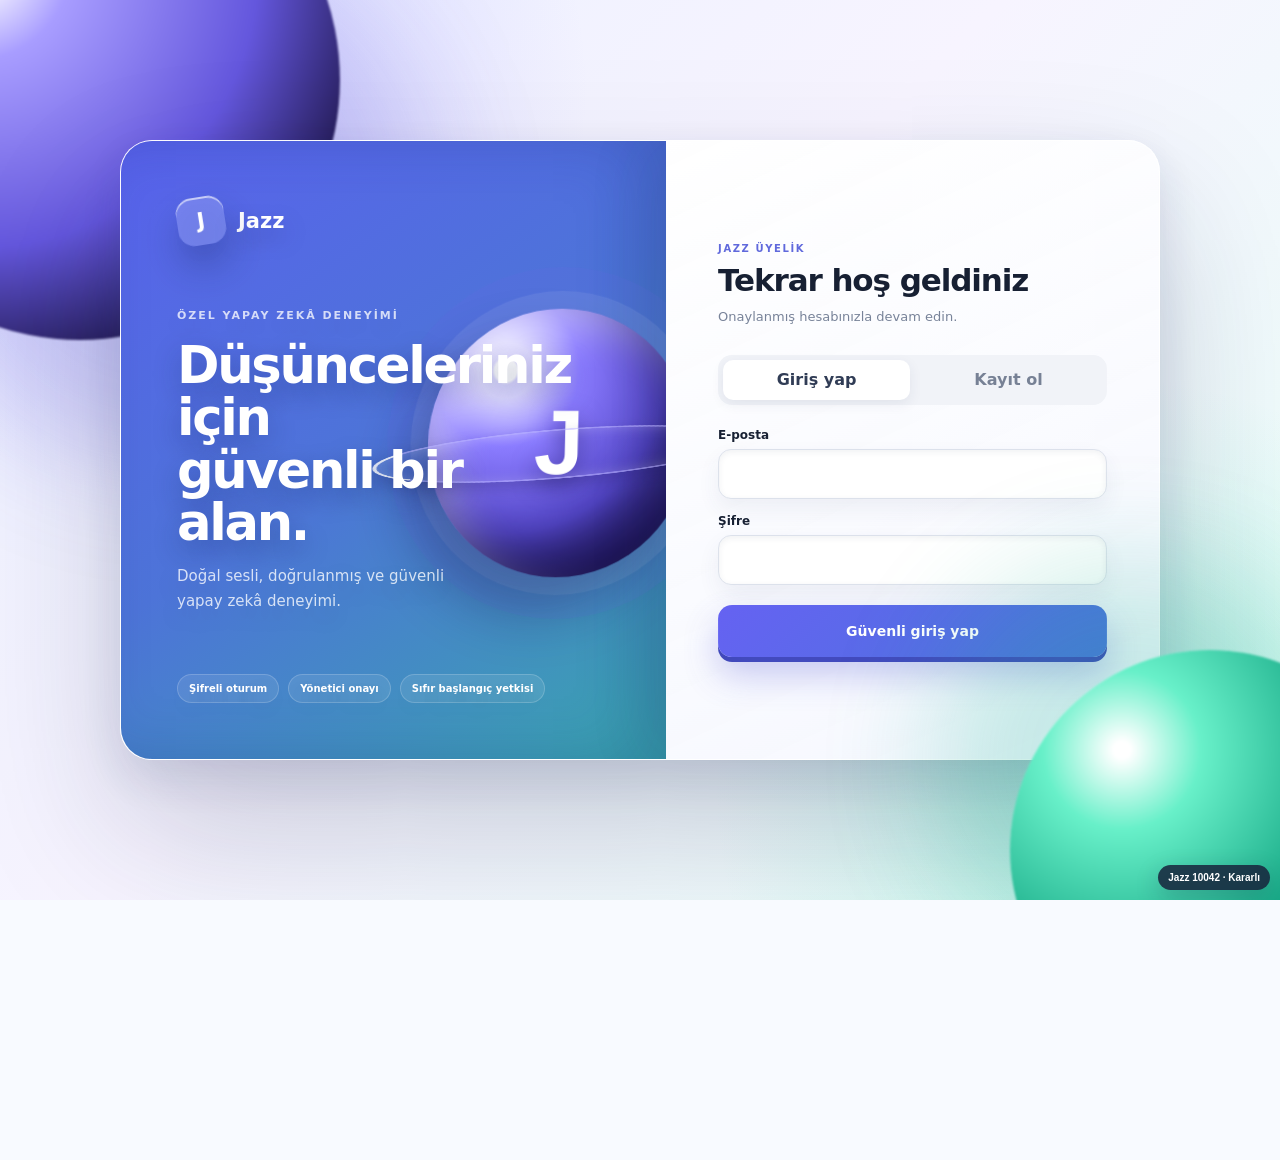
<file: live-10042.html>
<!doctype html><html lang="tr" class="auth-loading"><head><meta charset="utf-8"><meta name="viewport" content="width=device-width,initial-scale=1,viewport-fit=cover"><meta http-equiv="cache-control" content="no-store"><meta name="theme-color" content="#f7fbff"><title>Jazz — Build 10042</title><script>(()=>{try{if('caches'in window)caches.keys().then(a=>a.forEach(x=>caches.delete(x)));if('serviceWorker'in navigator){navigator.serviceWorker.getRegistrations().then(a=>a.forEach(x=>x.unregister()));try{Object.defineProperty(navigator.serviceWorker,'register',{value:()=>Promise.resolve({}),configurable:true})}catch{}}}catch{}})();</script><link rel="stylesheet" href="app.css?v=10035"><link rel="stylesheet" href="premium-v5.css?v=10035"><link rel="stylesheet" href="v5-fix.css?v=10035"><link rel="stylesheet" href="auth.css?v=10035"><link rel="stylesheet" href="auth-v7.css?v=10035"><link rel="stylesheet" href="auth-3d-v1.css?v=10035"><link rel="stylesheet" href="experience-v7.css?v=10035"><link rel="stylesheet" href="voice-modes-v8.css?v=10035"><link rel="stylesheet" href="conversation-controls-v1.css?v=10035"><link rel="stylesheet" href="j-object-morph-v1.css?v=10035"><style>#jazzBuildBadge{position:fixed;right:10px;bottom:10px;z-index:9999;padding:7px 10px;border-radius:999px;background:#18243ddd;color:white;font:700 10px Arial;box-shadow:0 8px 24px #14203c38}</style></head><body><span id="jazzBuildBadge">Jazz 10042 · Kararlı</span><div class="ambient ambient-a"></div><div class="ambient ambient-b"></div><main class="app"><header class="topbar"><a class="brand" href="./"><span class="logo"><i></i><i></i><i></i></span><span><b>Jazz</b><small>kişisel yapay zekâ asistanınız</small></span></a><div class="top-actions"><button class="icon-btn" id="installBtn">↓</button><button class="icon-btn" id="settingsBtn">⚙</button><span class="status-pill system-status"><i></i><span id="connectionLabel">Hazır</span></span><button class="close-premium" id="closeConversationBtn">×</button></div></header><section class="workspace"><aside class="sidebar" id="sidebar"><button class="new-chat" id="newChatBtn">＋ Yeni konuşma</button><div class="side-title"><span>Konuşmalar</span><button id="clearHistoryBtn">Hepsini sil</button></div><div class="history" id="historyList"></div><div class="privacy-card"><span>◈</span><div><b>Gizlilik odaklı</b><small>Şifre ve kişisel sırları paylaşmayın.</small></div></div></aside><section class="conversation"><div class="mobile-head"><button id="menuBtn" class="mobile-menu">☰</button><span class="mobile-title">Jazz ile konuş</span></div><div class="messages" id="messages"><section class="welcome" id="welcome"><div class="orb-wrap"><div class="orb" id="orb"><span></span><span></span><span></span><span></span><span></span></div></div><p class="eyebrow">JAZZ SİZİ DİNLİYOR</p><h1>Konuşun. Düşünün.<br><em>Birlikte ilerleyin.</em></h1><p class="lead">Sorunuzu yazın veya canlı konuşmayı başlatın.</p><div class="suggestions" id="suggestions"><button>Bugün için bir çalışma planı hazırla</button><button>Bu fikri geliştirmeme yardım et</button><button>Bana kısa bir beyin fırtınası yaptır</button><button>Bir metni daha profesyonel hâle getir</button></div></section></div><div class="voice-stage" id="voiceStage"><div class="live-transcript" id="liveTranscript"></div><div class="voice-state"><span class="pulse-dot"></span><b id="voiceStateLabel">Dinlemeye hazır</b><small id="voiceHint">Canlı konuşmayı açın</small></div></div><footer class="composer-wrap"><div class="mode-row"><button class="mode active" id="handsFreeBtn">✦ Canlı konuş</button><button class="mode" id="voiceReplyBtn">◖ Yanıtı seslendir</button><span class="shortcut">Enter gönderir · Shift+Enter satır atlar</span></div><form class="composer" id="composer"><button type="button" class="mic" id="micBtn"><span class="mic-icon">●</span><span class="sound-bars"><i></i><i></i><i></i></span></button><textarea id="prompt" rows="1" maxlength="12000" placeholder="Jazz'a bir şey sorun…"></textarea><button type="button" class="stop hidden" id="stopBtn">■</button><button type="submit" class="send" id="sendBtn">➤</button></form><p class="notice">Önemli bilgileri kaynaklardan doğrulayın.</p></footer></section></section></main><div class="drawer-backdrop" id="drawerBackdrop"></div><dialog id="settingsDialog"><form method="dialog" class="settings-card"><div class="settings-head"><div><small>SES DENEYİMİ</small><h2>Jazz nasıl konuşsun?</h2></div><button class="icon-btn" value="cancel">×</button></div><label class="setting"><span><b>Doğal kadın sesi</b></span><input type="checkbox" id="cloudVoice" checked></label><label class="setting"><span><b>Yanıttan sonra dinle</b></span><input type="checkbox" id="autoListen" checked></label><label class="field"><span>Ses</span><select id="voicePreset"><option value="emel">Emel — Türkçe kadın sesi</option></select></label><label class="field"><span>Yedek ses</span><select id="voiceSelect"></select></label><label class="field"><span>Hız <b id="rateValue">1.15×</b></span><input id="rateRange" type="range" min=".85" max="1.50" step=".05" value="1.15"></label><label class="field"><span>Bekleme <b id="pauseValue">0.7 sn</b></span><input id="pauseRange" type="range" min="700" max="1800" step="100" value="700"></label><button class="save-settings" value="default">Ayarları kaydet</button></form></dialog><div class="toast" id="toast"></div><script src="auth-native-v1.js?v=10035"></script><script src="notion-agent-route.js?v=10035"></script><script src="experience-v7.js?v=10035"></script><script src="v5-voice-fix.js?v=10035"></script><script>(()=>{try{localStorage.setItem('jazz_settings_v3',JSON.stringify({...JSON.parse(localStorage.getItem('jazz_settings_v3')||'{}'),voiceReply:true,cloudVoice:true,voicePreset:'emel',rate:Number(JSON.parse(localStorage.getItem('jazz_settings_v3')||'{}').rate)||1.15,pauseMs:700}))}catch{}})();</script><script src="app-v5.js?v=10035"></script><script src="voice-modes-v8.js?v=10035"></script><script src="conversation-controls-v1.js?v=10035"></script><script src="voice-speed-v1.js?v=10042"></script><script src="voice-room-fallback-v8.js?v=10042"></script><script src="account-controls-v2.js?v=10042"></script></body></html>
</file>
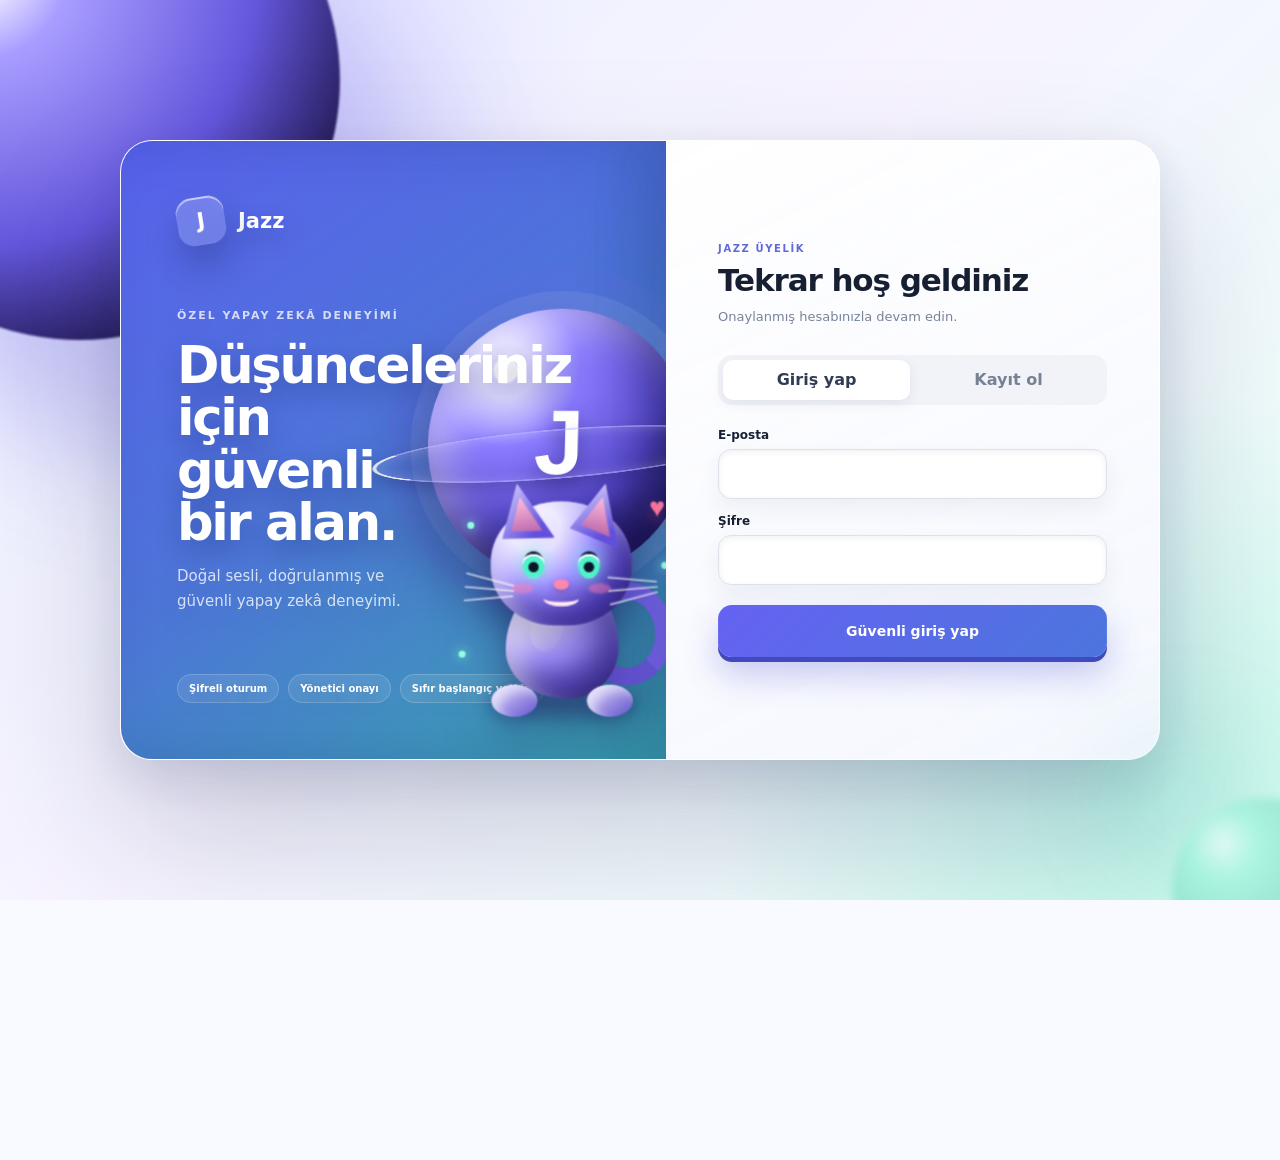
<file: live-10049.html>
<!doctype html><html lang="tr" class="auth-loading"><head><meta charset="utf-8"><meta name="viewport" content="width=device-width,initial-scale=1,viewport-fit=cover"><meta http-equiv="cache-control" content="no-store"><meta name="theme-color" content="#f7fbff"><link rel="manifest" href="./manifest.webmanifest"><link rel="apple-touch-icon" href="./icon.svg"><title>Jazz</title><link rel="stylesheet" href="app.css?v=10049"><link rel="stylesheet" href="premium-v5.css?v=10049"><link rel="stylesheet" href="v5-fix.css?v=10049"><link rel="stylesheet" href="auth.css?v=10049"><link rel="stylesheet" href="auth-v7.css?v=10049"><link rel="stylesheet" href="auth-3d-v1.css?v=10049"><link rel="stylesheet" href="experience-v7.css?v=10049"><link rel="stylesheet" href="voice-modes-v8.css?v=10049"><link rel="stylesheet" href="conversation-controls-v1.css?v=10049"><link rel="stylesheet" href="j-object-morph-v1.css?v=10049"><link rel="stylesheet" href="jazz-cats-fix-v3.css?v=10049"><link rel="stylesheet" href="jazz-cats-layout-v4.css?v=10049"><link rel="stylesheet" href="voice-room-v11.css?v=10049"><link rel="stylesheet" href="voice-mute-match-v1.css?v=10049"><link rel="stylesheet" href="jazz-upgrades-v10051.css?v=10051"><style>#jazzBuildBadge{display:none!important}</style></head><body><div class="ambient ambient-a"></div><div class="ambient ambient-b"></div><main class="app"><header class="topbar"><a class="brand" href="./"><span class="logo"><i></i><i></i><i></i></span><span><b>Jazz</b><small>kişisel yapay zekâ asistanınız</small></span></a><div class="top-actions"><button type="button" class="icon-btn install-app-btn native-install-only hidden" id="installBtn" aria-label="Jazz uygulamasını yükle" title="Uygulamayı yükle"><span aria-hidden="true">⇩</span></button><button type="button" class="icon-btn" id="settingsBtn" aria-label="Ses ayarları">&#9881;</button><span class="status-pill system-status"><i></i><span id="connectionLabel">Hazır</span></span><button type="button" class="close-premium" id="closeConversationBtn" aria-label="Konuşmayı kapat">×</button></div></header><section class="workspace"><aside class="sidebar" id="sidebar"><button type="button" class="new-chat" id="newChatBtn">+ Yeni konuşma</button><div class="side-title"><span>Konuşmalar</span><button type="button" id="clearHistoryBtn">Hepsini sil</button></div><div class="history" id="historyList"></div><div class="privacy-card"><span>*</span><div><b>Gizlilik odaklı</b><small>Şifre ve kişisel sırları paylaşmayın.</small></div></div></aside><section class="conversation"><div class="mobile-head"><button type="button" id="menuBtn" class="mobile-menu">&#9776;</button><span class="mobile-title">Jazz ile konuş</span></div><div class="messages" id="messages"><section class="welcome" id="welcome"><div class="orb-wrap"><div class="orb" id="orb"><span></span><span></span><span></span><span></span><span></span></div></div><p class="eyebrow">JAZZ SİZİ DİNLİYOR</p><h1>Konuşun. Düşünün.<br><em>Birlikte ilerleyin.</em></h1><p class="lead">Sorunuzu yazın veya canlı konuşmayı başlatın.</p><div class="suggestions" id="suggestions"><button type="button">Bugün için bir çalışma planı hazırla</button><button type="button">Bu fikri geliştirmeme yardım et</button><button type="button">Bana kısa bir beyin fırtınası yaptır</button><button type="button">Bir metni daha profesyonel hale getir</button></div></section></div><div class="voice-stage" id="voiceStage"><div class="live-transcript" id="liveTranscript"></div><div class="voice-state"><span class="pulse-dot"></span><b id="voiceStateLabel">Dinlemeye hazır</b><small id="voiceHint">Canlı konuşmayı açın</small></div></div><footer class="composer-wrap"><div class="mode-row"><button type="button" class="mode active" id="handsFreeBtn"><span>Canlı konuşmayı başlat</span></button><button type="button" class="mode" id="voiceReplyBtn">Yanıtı seslendir</button><span class="shortcut">Enter gönderir · Shift+Enter satır atlar</span></div><form class="composer" id="composer"><button type="button" class="mic" id="micBtn" aria-label="Mikrofon"><span class="mic-icon">&#127908;</span><span class="sound-bars"><i></i><i></i><i></i></span></button><textarea id="prompt" rows="1" maxlength="12000" placeholder="Jazz'a bir şey sorun..."></textarea><button type="button" class="stop hidden" id="stopBtn">&#9632;</button><button type="submit" class="send" id="sendBtn">&#10148;</button></form><p class="notice">Önemli bilgileri kaynaklardan doğrulayın.</p></footer></section></section></main><div class="drawer-backdrop" id="drawerBackdrop"></div><dialog id="settingsDialog"><form method="dialog" class="settings-card"><div class="settings-head"><div><small>SES DENEYİMİ</small><h2>Jazz nasıl konuşsun?</h2></div><button type="submit" class="icon-btn" value="cancel">×</button></div><label class="setting"><span><b>Sesli yanıt</b></span><input type="checkbox" id="cloudVoice" checked></label><label class="setting"><span><b>Yanıttan sonra dinle</b></span><input type="checkbox" id="autoListen" checked></label><label class="field"><span>Ses</span><select id="voicePreset"><option value="gemini_live">Jazz doğal sesi</option><option value="device">Doğal cihaz sesi</option></select></label><label class="field"><span>Yedek ses</span><select id="voiceSelect"></select></label><label class="field"><span>Hız <b id="rateValue">1.00×</b></span><input id="rateRange" type="range" min="0.60" max="1.50" step="0.03" value="1"></label><label class="field"><span>Bekleme <b id="pauseValue">0.5 sn</b></span><input id="pauseRange" type="range" min="400" max="1800" step="100" value="500"></label><button type="submit" class="save-settings" value="default">Ayarları kaydet</button></form></dialog><div class="toast" id="toast"></div><script src="auth-native-v1.js?v=10049"></script><script src="voice-fast-input-v1.js?v=10049"></script><script src="experience-v7.js?v=10049"></script><script src="jazz-media-v10058.js?v=10058"></script><script src="provider-chain-v10057.js?v=10058"></script><script src="jazz-core-v10048.js?v=10058"></script><script src="jazz-upgrades-v10053.js?v=10058"></script><script src="conversation-controls-v2.js?v=10049"></script><script src="jazz-enhancements-v3.js?v=10049"></script><script src="logout-current-v3.js?v=10052"></script><script src="gemini-live-v2.js?v=10058"></script></body></html>
</file>
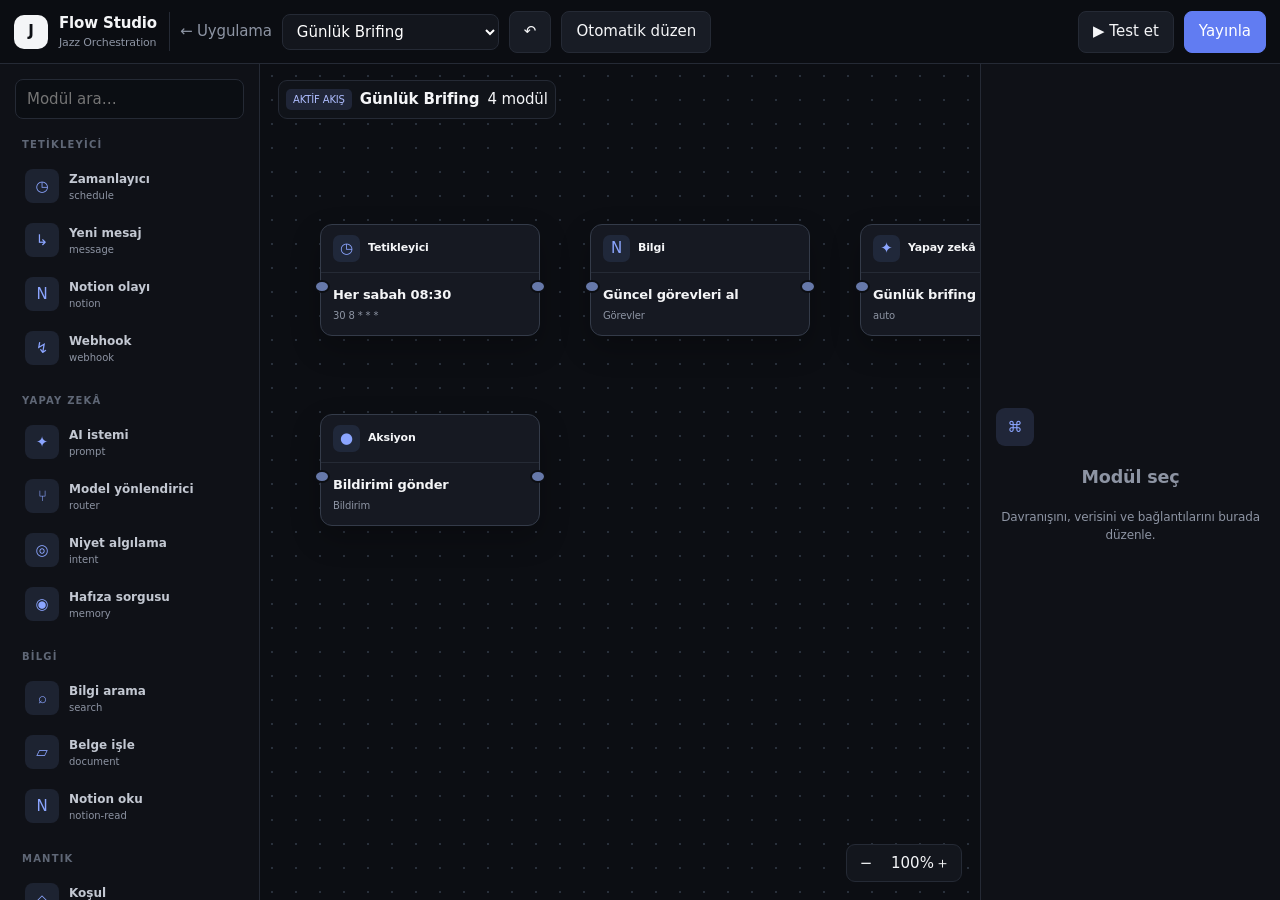
<file: studio.html>
<!doctype html><html lang="tr"><head><meta charset="utf-8"><meta name="viewport" content="width=device-width,initial-scale=1"><meta name="theme-color" content="#0d0f14"><title>Jazz Flow Studio</title><link rel="stylesheet" href="styles.css"><link rel="stylesheet" href="components.css"><link rel="stylesheet" href="responsive.css"><style>body{overflow:hidden}.studio{height:100vh;display:grid;grid-template:64px 1fr/260px 1fr 300px}.studio-top{grid-column:1/4;display:flex;align-items:center;gap:10px;padding:0 14px;border-bottom:1px solid var(--line);background:#0b0d12}.studio-top .brand{padding:0 12px 0 0;border-right:1px solid var(--line)}.studio-top>a{text-decoration:none;color:var(--muted)}.studio-top select{height:36px;border:1px solid var(--line);border-radius:8px;background:var(--panel);color:#fff;padding:0 10px}.studio-top .push{margin-left:auto}.library,.inspector{padding:15px;background:#0f1117;overflow:auto}.library{border-right:1px solid var(--line)}.inspector{border-left:1px solid var(--line)}.library input{width:100%;height:40px;padding:0 11px;border:1px solid var(--line);border-radius:8px;background:#0b0e13;color:#fff}.group-title{margin:18px 7px 7px;color:#5f6776;font-size:10px;font-weight:800;letter-spacing:.12em;text-transform:uppercase}.module{width:100%;display:grid;grid-template-columns:34px 1fr;gap:10px;align-items:center;padding:9px;border:1px solid transparent;border-radius:9px;background:transparent;color:#c3c8d2;text-align:left;cursor:grab}.module:hover{border-color:var(--line);background:var(--panel)}.module i{width:34px;height:34px;display:grid;place-items:center;border-radius:8px;background:#1d2331;color:var(--blue);font-style:normal}.module b,.module small{display:block}.module b{font-size:12px}.module small{color:var(--muted);font-size:10px}.canvas{position:relative;overflow:hidden;background-color:#0c0e13;background-image:radial-gradient(#29303b 1px,transparent 1px);background-size:24px 24px}.scene{position:absolute;width:4000px;height:3000px;transform-origin:0 0}.flow-head{position:absolute;z-index:5;left:18px;top:16px;display:flex;align-items:center;gap:8px;padding:7px;border:1px solid var(--line);border-radius:9px;background:rgba(17,20,27,.9);backdrop-filter:blur(8px)}.zoom{position:absolute;z-index:5;right:18px;bottom:18px;display:flex;border:1px solid var(--line);border-radius:9px;background:var(--panel)}.zoom button{width:38px;height:36px;border:0;background:transparent}.node{position:absolute;width:220px;border:1px solid #343b49;border-radius:12px;background:#161922;box-shadow:0 12px 30px rgba(0,0,0,.24);user-select:none}.node.selected{border-color:var(--blue);box-shadow:0 0 0 2px rgba(139,165,255,.12),0 16px 35px #0008}.node-head{display:flex;align-items:center;gap:8px;padding:10px 12px;border-bottom:1px solid var(--line)}.node-head i{width:27px;height:27px;display:grid;place-items:center;border-radius:7px;background:#20283a;color:var(--blue);font-style:normal}.node-head b{font-size:11px}.node-body{padding:12px}.node-body strong{display:block;font-size:13px}.node-body small{display:block;color:var(--muted);font-size:10px;margin-top:3px}.port{position:absolute;top:50%;width:13px;height:13px;border:2px solid #0c0e13;border-radius:50%;background:#6678a9}.port.in{left:-7px}.port.out{right:-7px}.inspector h2{font-size:16px;margin:6px 0}.inspector p{color:var(--muted);font-size:12px}.field{display:grid;gap:6px;margin:16px 0}.field label{color:#7d8492;font-size:10px;text-transform:uppercase;letter-spacing:.08em}.field input,.field textarea,.field select{width:100%;padding:10px;border:1px solid var(--line);border-radius:8px;background:#0b0e13;color:#fff}.field textarea{height:150px;resize:vertical}.inspector-empty{height:100%;display:grid;place-content:center;text-align:center;color:var(--muted)}.run-log{position:absolute;z-index:8;right:18px;top:18px;width:280px;display:none;padding:15px;border:1px solid #34405a;border-radius:11px;background:#121620;box-shadow:var(--shadow)}.run-log.show{display:block}.run-step{padding:8px 0;border-bottom:1px solid var(--line);font-size:11px}.run-step:before{content:'✓';color:var(--green);margin-right:8px}@media(max-width:900px){.studio{grid-template:64px 1fr/1fr}.studio-top{grid-column:1;gap:7px;padding:0 8px;min-width:0}.library,.inspector{display:none}.studio-top .brand div,.studio-top select,#undo,#layout{display:none}.studio-top .brand{padding:0;border:0}.studio-top>a{font-size:0}.studio-top>a:after{content:'←';font-size:18px}.studio-top .push{margin-left:auto}.studio-top .btn{padding:0 10px}}</style></head><body><div class="studio"><header class="studio-top"><div class="brand"><span class="brand-mark">J</span><div><b>Flow Studio</b><small>Jazz Orchestration</small></div></div><a href="index.html">← Uygulama</a><select id="flow-select"><option>Günlük Brifing</option><option>Notion İçerik Asistanı</option><option>Haftalık Değerlendirme</option></select><button class="btn" id="undo">↶</button><button class="btn" id="layout">Otomatik düzen</button><button class="btn push" id="run">▶ Test et</button><button class="btn primary" id="publish">Yayınla</button></header><aside class="library"><input id="module-search" placeholder="Modül ara…"><div id="module-list"></div></aside><main class="canvas" id="canvas"><div class="flow-head"><span class="tag">AKTİF AKIŞ</span><b>Günlük Brifing</b><span id="node-count">0 modül</span></div><div class="scene" id="scene"></div><div class="run-log" id="run-log"><span class="eyebrow">TEST ÇALIŞMASI</span><h3>Akış yürütülüyor</h3><div id="run-steps"></div></div><div class="zoom"><button id="zoom-out">−</button><button id="zoom-label">100%</button><button id="zoom-in">＋</button></div></main><aside class="inspector" id="inspector"></aside></div><div class="toast" id="toast"></div><script src="studio.js"></script></body></html>
</file>
<file: admin.css>
*{box-sizing:border-box}html,body{margin:0;min-height:100%;background:#f6f8fc;color:#172033;font-family:Inter,ui-sans-serif,system-ui,-apple-system,"Segoe UI",sans-serif}.admin-shell{width:min(1180px,calc(100% - 40px));margin:auto;padding-bottom:60px}.admin-top{height:78px;display:flex;align-items:center;justify-content:space-between}.admin-brand{display:flex;align-items:center;gap:11px;color:#172033;text-decoration:none}.admin-brand span{display:grid;place-items:center;width:40px;height:40px;border-radius:13px;background:linear-gradient(135deg,#6562f2,#37a6ad);color:#fff;font-weight:900;box-shadow:0 9px 23px rgba(79,85,209,.22)}.admin-top>div{display:flex;align-items:center;gap:9px}.admin-top a,.admin-top button{padding:10px 13px;border:1px solid #e0e5ee;border-radius:11px;background:#fff;color:#536078;font-size:12px;text-decoration:none;cursor:pointer}.admin-hero{min-height:210px;padding:40px 43px;display:flex;align-items:flex-end;justify-content:space-between;border-radius:27px;background:radial-gradient(circle at 85% 10%,rgba(255,255,255,.2),transparent 30%),linear-gradient(135deg,#565fe8,#4b75d8 56%,#38a2aa);color:#fff;box-shadow:0 24px 55px rgba(53,67,145,.2)}.admin-hero p{margin:0 0 10px;font-size:10px;font-weight:850;letter-spacing:.17em;opacity:.75}.admin-hero h1{margin:0 0 9px;font-size:40px;letter-spacing:-.045em}.admin-hero span{font-size:14px;color:rgba(255,255,255,.76)}.admin-hero button{height:44px;padding:0 17px;border:1px solid rgba(255,255,255,.25);border-radius:12px;background:rgba(255,255,255,.14);color:#fff;font-weight:750;cursor:pointer}.stats{display:grid;grid-template-columns:repeat(4,1fr);gap:13px;margin:18px 0}.stats article{padding:20px;border:1px solid #e3e7ef;border-radius:17px;background:#fff;box-shadow:0 8px 22px rgba(36,48,79,.04)}.stats small{display:block;color:#7a8599;font-size:11px}.stats b{display:block;margin-top:7px;font-size:27px}.admin-card{overflow:hidden;border:1px solid #e1e6ef;border-radius:22px;background:#fff;box-shadow:0 16px 42px rgba(35,47,79,.06)}.card-head{padding:24px 25px;display:flex;align-items:center;justify-content:space-between;border-bottom:1px solid #e9ecf2}.card-head h2{margin:0;font-size:19px}.card-head p{margin:5px 0 0;color:#8992a4;font-size:11px}.filters{display:flex;gap:5px;padding:4px;border-radius:12px;background:#f2f4f8}.filters button{height:34px;padding:0 11px;border:0;border-radius:9px;background:transparent;color:#738096;font-size:10px;font-weight:750;cursor:pointer}.filters button.active{background:#fff;color:#424dcc;box-shadow:0 4px 10px rgba(37,48,78,.07)}.user-list{min-height:180px}.user-row{display:grid;grid-template-columns:minmax(220px,1.5fr) 120px 130px 210px;gap:16px;align-items:center;padding:17px 25px;border-bottom:1px solid #eef0f4}.user-row:last-child{border:0}.user-person{display:flex;align-items:center;gap:12px;min-width:0}.user-avatar{display:grid;place-items:center;width:42px;height:42px;flex:0 0 auto;border-radius:14px;background:#eef0ff;color:#5858d6;font-weight:900}.user-person div{min-width:0}.user-person b,.user-person small{display:block;overflow:hidden;text-overflow:ellipsis;white-space:nowrap}.user-person small{margin-top:4px;color:#8993a6;font-size:10px}.badge{justify-self:start;padding:7px 10px;border-radius:999px;font-size:10px;font-weight:800}.badge.pending{background:#fff6df;color:#a76b06}.badge.approved{background:#eaf8f1;color:#267856}.badge.revoked{background:#fff0f2;color:#ab4353}.role{color:#707c91;font-size:11px;font-weight:700}.row-actions{display:flex;justify-content:flex-end;gap:7px}.row-actions button{height:36px;padding:0 11px;border:1px solid #dfe4ed;border-radius:10px;background:#fff;color:#526078;font-size:10px;font-weight:800;cursor:pointer}.row-actions button.primary{border-color:#d6d7fb;background:#f1f1ff;color:#5554d3}.row-actions button.danger{border-color:#f1d4d9;background:#fff5f6;color:#b24556}.admin-loading,.admin-empty{padding:52px;text-align:center;color:#8992a5}.admin-toast{position:fixed;right:20px;bottom:20px;z-index:20;transform:translateY(20px);opacity:0;padding:13px 16px;border-radius:12px;background:#172033;color:#fff;font-size:12px;transition:.2s}.admin-toast.show{transform:none;opacity:1}@media(max-width:760px){.admin-shell{width:calc(100% - 20px)}.admin-top{height:65px}.admin-top>div a{display:none}.admin-hero{min-height:190px;padding:28px 24px;align-items:flex-start}.admin-hero h1{font-size:31px}.admin-hero span{display:block;max-width:250px}.stats{grid-template-columns:1fr 1fr}.stats article{padding:16px}.card-head{align-items:flex-start;gap:18px;flex-direction:column}.filters{width:100%;overflow:auto}.user-row{grid-template-columns:1fr auto;padding:16px}.user-row>.role{display:none}.user-row>.badge{grid-column:2;grid-row:1}.row-actions{grid-column:1/-1}.row-actions button{flex:1}.admin-hero button{display:none}}
</file>
<file: admin-v8.css>
.editor-backdrop{position:fixed;inset:0;z-index:50;display:flex;justify-content:flex-end;background:rgba(19,28,49,.42);backdrop-filter:blur(5px)}.editor-panel{width:min(620px,100%);height:100%;overflow:auto;padding:30px;background:#fff;box-shadow:-24px 0 60px rgba(20,30,52,.18)}.editor-head{display:flex;align-items:flex-start;justify-content:space-between;margin-bottom:20px}.editor-head p,.system-head p{margin:0 0 6px;color:#6069dc;font-size:10px;font-weight:850;letter-spacing:.15em}.editor-head h2,.system-head h2{margin:0;font-size:25px}.editor-head button{width:40px;height:40px;border:1px solid #e1e5ed;border-radius:12px;background:#fff;font-size:24px;cursor:pointer}.editor-grid{display:grid;grid-template-columns:1fr 1fr;gap:14px}.editor-grid label{display:grid;gap:7px}.editor-grid label>span{font-size:11px;font-weight:800;color:#58647a}.editor-grid input,.editor-grid select{width:100%;height:45px;padding:0 13px;border:1px solid #dfe4ed;border-radius:11px;background:#fff;color:#172033;font:13px inherit;outline:0}.permission-grid{display:grid;grid-template-columns:1fr 1fr;gap:9px;margin:20px 0 0;padding:16px;border:1px solid #e3e7ef;border-radius:15px}.permission-grid legend{padding:0 7px;color:#56627a;font-size:11px;font-weight:850}.permission-grid label{display:flex;gap:9px;align-items:center;padding:9px;border-radius:9px;background:#f7f8fb;font-size:10px;color:#5f6b81}.editor-actions{display:flex;justify-content:space-between;gap:12px;margin-top:24px}.editor-actions button{min-height:47px;padding:0 17px;border-radius:12px;font-weight:800;cursor:pointer}.save-user{flex:1;border:0;background:linear-gradient(135deg,#6562f2,#4c75dd);color:#fff}.delete-user{border:1px solid #f0d7dc;background:#fff6f7;color:#ad4051}.admin-toast.error{background:#a93e50}.system-card{margin:18px 0;padding:24px;border:1px solid #e1e6ef;border-radius:22px;background:#fff;box-shadow:0 16px 42px rgba(35,47,79,.06)}.system-head{display:flex;align-items:center;justify-content:space-between;margin-bottom:18px}.system-head h2{font-size:19px}.system-live{display:flex;align-items:center;gap:7px;padding:8px 11px;border-radius:999px;background:#eaf8f1;color:#267856;font-size:10px;font-weight:850}.system-live i{width:7px;height:7px;border-radius:50%;background:#2bad78;box-shadow:0 0 0 4px rgba(43,173,120,.12)}.system-grid{display:grid;grid-template-columns:repeat(3,1fr);gap:12px}.system-grid article{min-height:118px;padding:17px;border:1px solid #e7eaf1;border-radius:15px;background:#fafbfe}.system-grid small,.system-grid b,.system-grid span{display:block}.system-grid small{color:#7b869a;font-size:10px}.system-grid b{margin:9px 0 7px;font-size:16px;overflow-wrap:anywhere}.system-grid span{color:#7b869a;font-size:10px;line-height:1.45}.system-grid .email-health{grid-column:span 3;background:linear-gradient(135deg,#f5f4ff,#f1fbfa)}.email-state{display:grid;gap:7px;margin-bottom:18px;padding:14px;border-radius:13px}.email-state.verified{background:#eaf8f1;color:#267856}.email-state.waiting{background:#fff6df;color:#94620c}.email-state b{font-size:12px}.email-state span{font-size:10px;line-height:1.45}.email-state button{justify-self:start;padding:9px 12px;border:1px solid currentColor;border-radius:10px;background:#fff;color:inherit;font-size:10px;font-weight:800;cursor:pointer}@media(max-width:900px){.system-grid{grid-template-columns:1fr 1fr}.system-grid .email-health{grid-column:span 2}}@media(max-width:760px){.editor-panel{padding:22px 18px}.editor-grid,.permission-grid,.system-grid{grid-template-columns:1fr}.editor-actions{flex-direction:column-reverse}.editor-actions button{width:100%}.system-card{padding:18px}.system-head{align-items:flex-start;gap:12px}.system-grid .email-health{grid-column:span 1}}
</file>
<file: auth.css>
html.auth-loading .app,html.auth-locked .app{visibility:hidden}.auth-overlay{position:fixed;inset:0;z-index:1000;display:grid;place-items:center;padding:24px;background:radial-gradient(circle at 15% 15%,rgba(100,99,246,.18),transparent 35%),radial-gradient(circle at 88% 84%,rgba(40,185,170,.14),transparent 34%),#f7f9fe;color:#172033;font-family:Inter,ui-sans-serif,system-ui,-apple-system,BlinkMacSystemFont,"Segoe UI",sans-serif}.auth-frame{width:min(1040px,100%);min-height:620px;display:grid;grid-template-columns:1.05fr .95fr;overflow:hidden;border:1px solid rgba(218,224,237,.9);border-radius:32px;background:rgba(255,255,255,.94);box-shadow:0 34px 90px rgba(34,45,78,.18),0 2px 7px rgba(34,45,78,.06);backdrop-filter:blur(24px)}.auth-story{position:relative;padding:56px;display:flex;flex-direction:column;justify-content:space-between;overflow:hidden;background:linear-gradient(145deg,#5962ed 0%,#4d74d8 48%,#39a5ae 100%);color:#fff}.auth-story:after{content:"";position:absolute;width:340px;height:340px;right:-120px;bottom:-120px;border:1px solid rgba(255,255,255,.2);border-radius:50%;box-shadow:0 0 0 50px rgba(255,255,255,.04),0 0 0 100px rgba(255,255,255,.035)}.auth-brand{display:flex;align-items:center;gap:13px;font-size:21px;font-weight:850}.auth-brand-mark{display:grid;place-items:center;width:48px;height:48px;border-radius:16px;background:rgba(255,255,255,.17);box-shadow:inset 0 0 0 1px rgba(255,255,255,.22)}.auth-story-copy{position:relative;z-index:1}.auth-story-copy small{font-size:11px;font-weight:800;letter-spacing:.18em;opacity:.76}.auth-story-copy h1{max-width:500px;margin:16px 0;font-size:clamp(38px,4vw,58px);line-height:1.02;letter-spacing:-.045em}.auth-story-copy p{max-width:470px;margin:0;font-size:15px;line-height:1.7;color:rgba(255,255,255,.78)}.auth-trust{position:relative;z-index:1;display:flex;gap:9px;flex-wrap:wrap}.auth-trust span{padding:8px 11px;border:1px solid rgba(255,255,255,.18);border-radius:999px;background:rgba(255,255,255,.09);font-size:10px;font-weight:750}.auth-panel{padding:48px 52px;display:flex;flex-direction:column;justify-content:center}.auth-panel-head{margin-bottom:27px}.auth-kicker{margin:0 0 8px;color:#6069dc;font-size:10px;font-weight:850;letter-spacing:.16em}.auth-panel h2{margin:0;font-size:31px;letter-spacing:-.035em}.auth-subtitle{margin:9px 0 0;color:#788399;font-size:13px;line-height:1.55}.auth-tabs{display:grid;grid-template-columns:1fr 1fr;gap:5px;padding:5px;margin-bottom:23px;border-radius:14px;background:#f1f3f8}.auth-tabs button{height:40px;border:0;border-radius:10px;background:transparent;color:#778195;font-weight:750}.auth-tabs button.active{background:#fff;color:#303c55;box-shadow:0 4px 13px rgba(43,55,90,.08)}.auth-form{display:grid;gap:15px}.auth-field{display:grid;gap:7px}.auth-field span{font-size:12px;font-weight:750}.auth-field input{width:100%;height:50px;padding:0 15px;border:1px solid #dce1eb;border-radius:13px;background:#fff;color:#172033;font-size:15px;outline:0;transition:.18s}.auth-field input:focus{border-color:#6968ee;box-shadow:0 0 0 4px rgba(91,92,240,.11)}.auth-submit{height:52px;margin-top:5px;border:0;border-radius:14px;background:linear-gradient(135deg,#6562f2,#4c75dd);color:#fff;font-size:14px;font-weight:850;box-shadow:0 12px 26px rgba(78,84,210,.24);cursor:pointer}.auth-submit:disabled{opacity:.55}.auth-secondary{border:0;background:transparent;color:#6974d9;font-size:12px;cursor:pointer}.auth-message{display:none;padding:12px 13px;border-radius:12px;background:#f2f4ff;color:#4d5798;font-size:12px;line-height:1.5}.auth-message.show{display:block}.auth-message.error{background:#fff1f3;color:#a64052}.auth-state{text-align:center}.auth-state-icon{display:grid;place-items:center;width:70px;height:70px;margin:0 auto 19px;border-radius:22px;background:#f0f1ff;color:#5e60df;font-size:30px}.auth-state h2{font-size:27px}.auth-state p{color:#748096;line-height:1.65}.auth-state-actions{display:grid;gap:10px;margin-top:24px}.auth-state-actions a,.auth-state-actions button{display:grid;place-items:center;min-height:48px;border:1px solid #dce1eb;border-radius:13px;background:#fff;color:#34405a;text-decoration:none;font-weight:750;cursor:pointer}.account-chip{display:flex;align-items:center;gap:9px;margin-right:3px;padding:5px 8px 5px 5px;border:1px solid #e3e7ef;border-radius:13px;background:#fff}.account-avatar{display:grid;place-items:center;width:30px;height:30px;border-radius:10px;background:#eef0ff;color:#5758d6;font-size:11px;font-weight:900}.account-chip span{max-width:150px;overflow:hidden;text-overflow:ellipsis;white-space:nowrap;font-size:11px;font-weight:750}.account-chip a,.account-chip button{border:0;background:transparent;color:#707b90;font-size:11px;text-decoration:none;cursor:pointer}@media(max-width:820px){.auth-overlay{padding:0;background:#fff}.auth-frame{width:100%;height:100%;min-height:100dvh;grid-template-columns:1fr;border:0;border-radius:0;box-shadow:none}.auth-story{min-height:215px;padding:28px 25px 32px;justify-content:flex-start;gap:36px}.auth-story-copy small,.auth-story-copy p,.auth-trust{display:none}.auth-story-copy h1{max-width:320px;margin:0;font-size:34px}.auth-panel{padding:30px 24px max(28px,env(safe-area-inset-bottom));justify-content:flex-start}.auth-panel h2{font-size:27px}.account-chip span{display:none}.account-chip{padding:4px}.account-chip a{display:none}}@media(max-height:720px) and (min-width:821px){.auth-frame{min-height:560px}.auth-story{padding:42px}.auth-panel{padding:34px 46px}}
</file>
<file: auth-v7.css>
.auth-auto{display:flex;align-items:center;justify-content:center;gap:9px;margin:20px 0 4px;padding:11px;border-radius:12px;background:#f5f7fb;color:#6f7a90;font-size:11px}.auth-auto i{width:8px;height:8px;border-radius:50%;background:#45aa87;box-shadow:0 0 0 5px rgba(69,170,135,.12);animation:authPulse 1.5s infinite}.auth-spinner{animation:authSpin 1.5s linear infinite}.callback-card{width:min(520px,calc(100% - 32px));padding:38px;border:1px solid #e1e6ef;border-radius:28px;background:#fff;box-shadow:0 28px 70px rgba(34,45,78,.16)}.callback-brand{color:#172033;margin-bottom:34px}.callback-brand .auth-brand-mark{background:linear-gradient(135deg,#6562f2,#39a5ae);color:#fff}.callback-card .auth-state-actions a{background:linear-gradient(135deg,#6562f2,#4c75dd);color:#fff;border:0}@keyframes authPulse{50%{opacity:.35}}@keyframes authSpin{to{transform:rotate(360deg)}}
</file>
<file: app.css>
@import url('https://fonts.googleapis.com/css2?family=DM+Sans:wght@400;500;600;700&family=Manrope:wght@600;700;800&display=swap');:root{--ink:#15243a;--muted:#68768b;--line:#e2e8f1;--primary:#635bff;--mint:#59c797;--shadow:0 22px 70px #28365a1f}*{box-sizing:border-box}html,body{height:100%;margin:0}body{font-family:'DM Sans',system-ui,sans-serif;background:#f8fbff;color:var(--ink);overflow:hidden}button,textarea,select,input{font:inherit}button{cursor:pointer;color:inherit}.hidden{display:none!important}.ambient{position:fixed;border-radius:50%;pointer-events:none;opacity:.55}.ambient-a{width:520px;height:520px;left:-180px;top:-240px;background:radial-gradient(circle,#dce8ff,transparent 67%)}.ambient-b{width:520px;height:520px;right:-210px;bottom:-260px;background:radial-gradient(circle,#d9f8ed,transparent 68%)}.app{position:relative;height:100dvh;display:grid;grid-template-rows:72px 1fr;background:#ffffff58;backdrop-filter:blur(30px)}.topbar{display:flex;align-items:center;justify-content:space-between;padding:0 24px;border-bottom:1px solid #dbe3ef;background:#ffffffc7;z-index:10}.brand{display:flex;align-items:center;gap:12px;text-decoration:none;color:var(--ink)}.brand>span:last-child{display:flex;flex-direction:column}.brand b{font:800 19px Manrope}.brand small{margin-top:5px;color:var(--muted);font-size:11px}.logo{width:42px;height:42px;display:flex;align-items:center;justify-content:center;gap:3px;border-radius:15px;background:linear-gradient(145deg,#7069ff,#3e86d8 55%,#49c49c);box-shadow:0 9px 24px #5e59f240}.logo i,.orb span{display:block;width:3px;border-radius:4px;background:#fff}.logo i:nth-child(1){height:10px}.logo i:nth-child(2){height:21px}.logo i:nth-child(3){height:14px}.top-actions{display:flex;align-items:center;gap:9px}.icon-btn{width:38px;height:38px;display:grid;place-items:center;border:1px solid var(--line);border-radius:12px;background:#fff}.status-pill{height:36px;display:flex;align-items:center;gap:8px;padding:0 13px;border:1px solid #dfe9e4;border-radius:99px;background:#f7fcf9;color:#49665c;font-size:11px;font-weight:700}.status-pill i,.pulse-dot{width:8px;height:8px;border-radius:50%;background:var(--mint);box-shadow:0 0 0 5px #59c79724}.status-pill.busy i{background:#8b83ff;animation:blink 1s infinite}.status-pill.error i{background:#df6673}.workspace{min-height:0;display:grid;grid-template-columns:270px 1fr;max-width:1600px;width:100%;margin:auto}.sidebar{min-height:0;padding:19px 15px;border-right:1px solid var(--line);display:flex;flex-direction:column;background:#fafcffb8}.new-chat{height:46px;border:1px solid #d6dcf5;border-radius:14px;background:linear-gradient(135deg,#fff,#f6f7ff);color:#4f49ce;font-weight:700;box-shadow:0 8px 28px #2d3c5f17}.side-title{display:flex;justify-content:space-between;padding:24px 5px 9px;color:#7b8798;font-size:10px;font-weight:800;text-transform:uppercase}.side-title button{border:0;background:none;color:#8a91ad;font-size:10px}.history{display:grid;gap:5px;overflow:auto}.history button{border:0;border-radius:11px;background:transparent;padding:10px 11px;text-align:left}.history button:hover,.history button.active{background:#eef1fb}.history b{display:block;overflow:hidden;text-overflow:ellipsis;white-space:nowrap;font-size:12px}.history small{color:#8a95a5;font-size:10px}.privacy-card{margin-top:auto;display:flex;gap:10px;padding:13px;border:1px solid #deebe6;border-radius:14px;background:#f3faf7}.privacy-card b{display:block;font-size:11px}.privacy-card small{display:block;margin-top:4px;color:#70827c;font-size:9px;line-height:1.45}.conversation{min-width:0;min-height:0;display:grid;grid-template-rows:auto 1fr auto auto;background:#ffffff9e}.mobile-head{display:none}.messages{min-height:0;overflow-y:auto;scroll-behavior:smooth;padding:30px max(28px,calc((100% - 820px)/2)) 22px}.welcome{min-height:100%;display:flex;flex-direction:column;align-items:center;justify-content:center;text-align:center;padding:28px 0 48px}.orb-wrap{width:116px;height:116px;display:grid;place-items:center;margin-bottom:22px}.orb{width:82px;height:82px;border-radius:29px;display:flex;align-items:center;justify-content:center;gap:4px;background:linear-gradient(145deg,#766fff,#477ed7 53%,#55c7a1);box-shadow:0 24px 50px #595bd23b;transition:.3s}.orb span{animation:wave 1.1s infinite}.orb span:nth-child(1),.orb span:nth-child(5){height:13px}.orb span:nth-child(2),.orb span:nth-child(4){height:25px}.orb span:nth-child(3){height:36px}.orb.listening{transform:scale(1.08)}.orb.speaking span{animation-duration:.52s}.eyebrow{color:#6965df;font-size:10px;font-weight:800;letter-spacing:2px}.welcome h1{margin:5px 0 0;font:800 clamp(31px,4.2vw,48px)/1.13 Manrope;letter-spacing:-2px}.welcome h1 em{font-style:normal;background:linear-gradient(90deg,#655cff,#268fb8,#45ae83);background-clip:text;color:transparent}.lead{max-width:620px;margin:18px 0 24px;color:var(--muted);font-size:14px;line-height:1.65}.suggestions{display:grid;grid-template-columns:1fr 1fr;gap:9px;width:min(600px,100%)}.suggestions button{padding:12px 14px;border:1px solid var(--line);border-radius:13px;background:#fff;color:#536178;text-align:left;font-size:11px;font-weight:600}.message{display:grid;grid-template-columns:38px minmax(0,1fr);gap:12px;margin-bottom:23px;animation:appear .24s}.message.user{grid-template-columns:minmax(0,1fr) 38px}.message.user .avatar-bubble{order:2;background:#e9e9ff;color:#5953dc}.avatar-bubble{width:38px;height:38px;display:grid;place-items:center;border-radius:13px;background:linear-gradient(145deg,#7068ff,#359fc1);color:#fff;font-weight:800}.message.user .message-body{text-align:right}.message-meta{display:flex;gap:8px;margin:1px 0 6px;font-size:10px;color:#8995a6}.message.user .message-meta{justify-content:flex-end}.bubble{display:inline-block;max-width:min(700px,92%);padding:13px 15px;border:1px solid var(--line);border-radius:5px 17px 17px;background:#fff;text-align:left;font-size:13px;line-height:1.66;box-shadow:0 7px 24px #2b3b5a0e;white-space:pre-wrap;overflow-wrap:anywhere}.message.user .bubble{border:0;border-radius:17px 5px 17px 17px;background:linear-gradient(145deg,#6962ef,#4f71dc);color:#fff}.bubble pre{overflow:auto;padding:12px;border-radius:10px;background:#172234;color:#e9eef7}.message-tools{display:flex;gap:5px;margin-top:7px}.message.user .message-tools{justify-content:flex-end}.message-tools button{border:0;background:transparent;color:#8a95a7;font-size:10px}.typing{display:flex;gap:5px}.typing i{width:6px;height:6px;border-radius:50%;background:#827cf0;animation:typing 1.1s infinite}.voice-stage{display:none;margin:0 auto 6px;width:min(820px,calc(100% - 34px));border:1px solid #dcdcf5;border-radius:14px;background:#f9f9fff0;padding:10px 13px}.voice-stage.active{display:flex;justify-content:space-between;gap:12px}.live-transcript{flex:1;font-size:12px;font-style:italic}.voice-state{display:flex;align-items:center;gap:7px;color:#626783}.voice-state b{font-size:10px}.voice-state small{font-size:9px}.pulse-dot{background:#ef6678;animation:pulse 1.4s infinite}.composer-wrap{padding:7px max(22px,calc((100% - 850px)/2)) max(14px,env(safe-area-inset-bottom));background:linear-gradient(0deg,#fff 72%,#fff0)}.mode-row{display:flex;gap:7px;margin-bottom:7px}.mode{padding:5px 8px;border:1px solid var(--line);border-radius:99px;background:#fff;color:#8791a1;font-size:9px;font-weight:700}.mode.active{border-color:#d1d0fb;background:#f4f3ff;color:#5b56d8}.shortcut{margin-left:auto;color:#9aa3b0;font-size:8px}.composer{display:grid;grid-template-columns:44px 1fr auto 46px;align-items:end;gap:7px;padding:7px;border:1px solid #d9dfeb;border-radius:19px;background:#fff;box-shadow:0 13px 40px #26365b1f}.composer textarea{min-height:42px;max-height:144px;resize:none;border:0;outline:0;padding:11px 5px 7px;font-size:13px;background:transparent}.mic,.send,.stop{width:42px;height:42px;display:grid;place-items:center;border:0;border-radius:13px}.mic{background:#f0f2f8}.mic.listening{background:#fff0f2;color:#d64c60}.sound-bars{display:none}.mic.listening .mic-icon{display:none}.mic.listening .sound-bars{display:flex;gap:2px}.sound-bars i{width:2px;height:12px;background:#dc5366;animation:wave .7s infinite}.send{background:linear-gradient(145deg,#7068ff,#4f79dd);color:#fff}.stop{background:#fff0f2;color:#ca4355}.notice{text-align:center;color:#9aa3b1;font-size:8px}.drawer-backdrop{display:none}dialog{border:0;padding:0;border-radius:22px;box-shadow:var(--shadow);width:min(520px,calc(100% - 28px))}dialog::backdrop{background:#1c253a57;backdrop-filter:blur(5px)}.settings-card{padding:23px}.settings-head{display:flex;justify-content:space-between}.settings-head h2{margin:5px 0 18px;font:800 22px Manrope}.setting{display:flex;justify-content:space-between;gap:18px;padding:14px 0;border-top:1px solid var(--line)}.setting b,.field{font-size:12px}.setting small{display:block;margin-top:4px;color:var(--muted);font-size:10px}.setting input{appearance:none;width:43px;height:24px;padding:3px;border-radius:20px;background:#d8deea}.setting input:after{content:'';display:block;width:18px;height:18px;border-radius:50%;background:#fff;transition:.2s}.setting input:checked{background:#6860ed}.setting input:checked:after{transform:translateX(19px)}.field{display:grid;gap:7px;padding:12px 0;border-top:1px solid var(--line)}.field select{height:42px;border:1px solid var(--line);border-radius:11px;padding:0 10px}.commands{display:grid;grid-template-columns:1fr 1fr;gap:7px;padding:14px;border:1px solid #e2e3f7;border-radius:13px;background:#f8f8ff;font-size:10px}.commands b{grid-column:1/3}.save-settings{width:100%;height:44px;margin-top:15px;border:0;border-radius:12px;background:#635bff;color:#fff;font-weight:800}.toast{position:fixed;right:20px;bottom:20px;padding:12px 15px;border-radius:12px;background:#202c43;color:#fff;font-size:11px;opacity:0;transform:translateY(12px);transition:.2s}.toast.show{opacity:1;transform:none}.toast.error{background:#9f3242}@keyframes wave{50%{transform:scaleY(.45)}}@keyframes typing{50%{transform:translateY(-4px)}}@keyframes appear{from{opacity:0;transform:translateY(7px)}}@keyframes blink{50%{opacity:.42}}@media(max-width:820px){.workspace{grid-template-columns:1fr}.sidebar{position:fixed;left:0;top:72px;bottom:0;width:min(310px,86vw);z-index:30;transform:translateX(-105%);transition:.24s;background:#fbfcff;box-shadow:20px 0 60px #1e2d4b29}.sidebar.open{transform:none}.drawer-backdrop{display:block;position:fixed;inset:72px 0 0;background:#1c263a40;z-index:25;opacity:0;pointer-events:none}.drawer-backdrop.show{opacity:1;pointer-events:auto}.conversation{grid-template-rows:45px 1fr auto auto}.mobile-head{display:flex;align-items:center;gap:11px;padding:5px 14px;border-bottom:1px solid var(--line);font-size:11px;font-weight:700}.mobile-head button{width:34px;height:34px;border:0;border-radius:10px}.messages{padding:18px 14px}.composer-wrap{padding-left:12px;padding-right:12px}.shortcut{display:none}}@media(max-width:520px){.app{grid-template-rows:62px 1fr}.topbar{padding:0 14px}.sidebar{top:62px}.brand small{display:none}.status-pill span{display:none}.welcome h1{font-size:31px}.lead{font-size:12px}.orb-wrap{width:92px;height:92px}.orb{width:68px;height:68px}.suggestions{grid-template-columns:1fr}.suggestions button:nth-child(n+4){display:none}.bubble{max-width:96%;font-size:12px}.composer{grid-template-columns:40px 1fr auto 40px}.mic,.send,.stop{width:38px;height:38px}.voice-stage.active{flex-direction:column}.commands{grid-template-columns:1fr}.commands b{grid-column:1}}@media(prefers-reduced-motion:reduce){*{animation:none!important;transition:none!important}}
</file>
<file: premium-v5.css>
:root{--jazz-header:68px;--jazz-sidebar:292px;--jazz-bottom:max(14px,env(safe-area-inset-bottom));--line:#e7ebf3;--ink:#172033;--muted:#748095;--accent:#5b5cf0}*{box-sizing:border-box}html,body{width:100%;height:100%;min-height:100%;overflow:hidden;overscroll-behavior:none}body{min-width:320px;background:#f8faff;color:var(--ink)}.app{height:100vh;height:100dvh;min-height:0;display:grid;grid-template-rows:var(--jazz-header) minmax(0,1fr)!important;overflow:hidden;background:linear-gradient(135deg,rgba(255,255,255,.98),rgba(247,250,255,.94))}.topbar{height:var(--jazz-header);min-height:0;padding:0 max(20px,calc((100vw - 1660px)/2 + 24px));border-bottom:1px solid var(--line);background:rgba(255,255,255,.92);backdrop-filter:blur(18px)}.brand{gap:12px}.brand b{font-size:20px;letter-spacing:-.02em}.brand small{margin-top:3px;font-size:11px}.logo{width:44px;height:44px;border-radius:15px;box-shadow:0 10px 28px rgba(82,86,221,.24)}.top-actions{margin-left:auto;gap:8px}.icon-btn{width:42px;height:42px;border-color:var(--line);border-radius:13px;background:#fff;transition:.18s}.icon-btn:hover{transform:translateY(-1px);border-color:#cfd5e4;background:#fafbff}.system-status{position:absolute!important;width:1px!important;height:1px!important;padding:0!important;margin:-1px!important;overflow:hidden!important;clip:rect(0,0,0,0)!important;white-space:nowrap!important;border:0!important}.close-premium{display:grid;place-items:center;width:42px;height:42px;margin-left:3px;border:1px solid transparent;border-radius:13px;background:transparent;color:#7a8496;font-size:24px;font-weight:300;line-height:1;transition:.18s}.close-premium:hover{border-color:#f0d2d7;background:#fff5f6;color:#b54858;transform:translateY(-1px)}.close-premium:focus-visible,.icon-btn:focus-visible,.mobile-menu:focus-visible{outline:3px solid rgba(91,92,240,.18);outline-offset:2px}.workspace{width:100%;max-width:1660px;height:100%;min-height:0;margin:auto;display:grid;grid-template-columns:var(--jazz-sidebar) minmax(0,1fr)!important;overflow:hidden}.sidebar{height:100%;min-height:0;padding:18px 16px 16px;overflow:hidden;border-right:1px solid var(--line);background:rgba(249,251,255,.88)}.new-chat{height:48px;border-color:#dcdff8;border-radius:14px;background:linear-gradient(135deg,#fff,#f7f7ff);box-shadow:0 8px 24px rgba(65,75,145,.07);font-size:14px}.side-title{padding:22px 6px 10px}.history{min-height:0;overflow-y:auto;overflow-x:hidden}.history button{min-height:58px;padding:11px 12px;border-radius:13px}.history button:hover,.history button.active{background:#eef1fb}.history b{font-size:13px}.history small{margin-top:4px;font-size:10px}.history-empty{padding:10px;color:#919aaa;font-size:12px}.privacy-card{padding:14px;border-color:#deebe6;border-radius:15px;background:linear-gradient(135deg,#f4fbf8,#f8fcfb)}.conversation{height:100%;min-height:0;overflow:hidden;display:grid;grid-template-rows:0 minmax(0,1fr) auto auto!important;background:rgba(255,255,255,.76)}.mobile-head{grid-row:1;min-height:0;overflow:hidden}.messages{grid-row:2;height:100%;min-height:0;overflow-y:auto!important;overscroll-behavior:contain;padding:28px max(28px,calc((100% - 900px)/2)) 22px}.voice-stage{grid-row:3}.composer-wrap{grid-row:4}.message{max-width:920px;margin:0 auto 24px;gap:13px}.avatar-bubble{width:40px;height:40px;border-radius:14px;box-shadow:0 8px 20px rgba(57,88,171,.14)}.bubble{max-width:min(760px,94%);padding:15px 17px;border-color:#e2e7f0;border-radius:7px 18px 18px;font-size:15px;line-height:1.68;box-shadow:0 8px 28px rgba(35,50,83,.05)}.message.user .bubble{border-radius:18px 7px 18px 18px;background:linear-gradient(135deg,#6562f2,#4d70dc);box-shadow:0 12px 28px rgba(78,85,210,.17)}.message-meta{font-size:11px}.message-tools button{min-height:30px;padding:4px 7px;border-radius:8px;font-size:11px}.welcome{padding:30px 12px 42px}.orb-wrap{margin-bottom:18px}.orb{box-shadow:0 26px 58px rgba(79,88,208,.3)}.eyebrow{font-size:10px}.welcome h1{font-size:clamp(36px,4vw,52px);letter-spacing:-2.4px}.lead{max-width:650px;font-size:15px}.suggestions{width:min(650px,100%);gap:10px}.suggestions button{min-height:48px;padding:13px 15px;border-color:#e2e6ef;border-radius:14px;font-size:13px}.voice-stage{width:min(900px,calc(100% - 56px));max-height:88px;margin:0 auto 7px;overflow:auto;border-color:#dedff4;border-radius:14px;background:rgba(249,249,255,.95);padding:10px 13px}.voice-state b{font-size:11px}.voice-state small{font-size:10px}.composer-wrap{position:relative;z-index:8;padding:8px max(28px,calc((100% - 920px)/2)) var(--jazz-bottom);border-top:1px solid rgba(231,235,243,.86);background:rgba(255,255,255,.95);backdrop-filter:blur(18px)}.mode-row{min-height:30px;align-items:center;margin-bottom:6px}.mode{min-height:30px;padding:6px 10px;border-color:#e0e3ef;border-radius:10px;background:#fafbfe;font-size:10px}.mode.active{border-color:#d6d6fb;background:#f4f3ff;color:#5552cb}.composer{grid-template-columns:46px minmax(0,1fr) auto 48px;gap:8px;padding:7px;border-color:#dce1eb;border-radius:18px;box-shadow:0 12px 34px rgba(41,54,89,.11)}.composer textarea{font-size:15px}.mic,.send,.stop{width:44px;height:44px;border-radius:13px}.send{background:linear-gradient(135deg,#6562f3,#4e73df);box-shadow:0 8px 18px rgba(79,88,215,.2)}.notice{margin:7px 0 0;font-size:9px}dialog{border-radius:24px}.settings-card{padding:26px}.settings-head h2{font-size:24px}.field>span{display:flex;justify-content:space-between;gap:10px}.field select{font-size:14px}.field input[type=range]{accent-color:var(--accent)}.voice-preset-note{display:block;margin-top:4px;color:var(--muted);font-size:10px;font-weight:400}.commands{border-radius:14px}.toast{z-index:90;font-size:13px}@media(max-width:820px){:root{--jazz-header:58px}.ambient{display:none}body{background:#fff}.app{grid-template-rows:calc(var(--jazz-header) + env(safe-area-inset-top)) minmax(0,1fr)!important;background:#fff}.topbar{height:calc(var(--jazz-header) + env(safe-area-inset-top));padding:env(safe-area-inset-top) 10px 0 12px;background:#fff}.brand{gap:8px}.logo{width:38px;height:38px;border-radius:12px}.brand b{font-size:16px}.brand small,#installBtn{display:none!important}.top-actions{gap:5px}.icon-btn,.close-premium{width:40px;height:40px;border-radius:12px}.close-premium{display:grid;margin-left:0;font-size:23px;color:#667085}.workspace{grid-template-columns:minmax(0,1fr)!important}.sidebar{position:fixed!important;left:0!important;top:calc(var(--jazz-header) + env(safe-area-inset-top))!important;bottom:0!important;width:min(344px,90vw)!important;height:auto!important;z-index:50;padding-bottom:var(--jazz-bottom);transform:translateX(-105%);transition:transform .24s;background:#fbfcff;box-shadow:22px 0 64px rgba(25,36,66,.18)}.sidebar.open{transform:translateX(0)}.drawer-backdrop{display:block;position:fixed;inset:calc(var(--jazz-header) + env(safe-area-inset-top)) 0 0!important;z-index:45;background:rgba(24,32,52,.26);opacity:0;pointer-events:none;transition:.2s}.drawer-backdrop.show{opacity:1;pointer-events:auto}.conversation{grid-template-rows:46px minmax(0,1fr) auto auto!important}.mobile-head{display:grid!important;grid-template-columns:42px minmax(0,1fr) 42px;align-items:center;height:46px;padding:2px 8px;border-bottom:1px solid var(--line);background:#fff;overflow:visible}.mobile-menu{width:40px;height:40px;border:0;border-radius:11px;background:#f2f4f8;font-size:18px}.mobile-title{text-align:center;font-size:13px;font-weight:800}.mobile-head:after{content:'';width:40px}.messages{padding:16px 10px 12px}.message{grid-template-columns:34px minmax(0,1fr);gap:8px;margin-bottom:18px}.message.user{grid-template-columns:minmax(0,1fr) 34px}.avatar-bubble{width:34px;height:34px;border-radius:11px;font-size:12px}.bubble{max-width:100%;padding:12px 13px;font-size:14px;line-height:1.58}.message-meta,.message-tools button{font-size:10px}.voice-stage{width:calc(100% - 18px);max-height:76px;margin:0 9px 6px;padding:8px 10px}.voice-state small{display:none}.composer-wrap{padding:7px 8px var(--jazz-bottom)}.mode-row{margin-bottom:5px;overflow-x:auto}.mode{flex:0 0 auto;min-height:30px}.shortcut,.notice{display:none}.composer{grid-template-columns:42px minmax(0,1fr) auto 42px;gap:5px;padding:6px;border-radius:16px}.composer textarea{max-height:96px;padding:10px 4px 7px;font-size:16px}.mic,.send,.stop{width:40px;height:40px;border-radius:12px}dialog{width:100%;max-width:none;max-height:90dvh;margin:auto 0 0;border-radius:24px 24px 0 0}.settings-card{max-height:90dvh;overflow-y:auto;padding:22px 18px var(--jazz-bottom)}.toast{left:12px;right:12px;bottom:calc(12px + env(safe-area-inset-bottom));text-align:center}}@media(max-width:520px){.welcome{justify-content:flex-start;min-height:auto;padding:26px 4px 18px}.orb-wrap{width:82px;height:82px;margin-bottom:10px}.orb{width:66px;height:66px;border-radius:23px}.welcome h1{font-size:29px;letter-spacing:-1.35px}.lead{margin:12px 0 16px;font-size:13px;line-height:1.55}.suggestions{grid-template-columns:1fr;gap:7px}.suggestions button{min-height:42px;padding:10px 12px;font-size:12px}.suggestions button:nth-child(n+4){display:none}.messages{padding-inline:8px}.bubble{font-size:14px}.topbar{padding-inline:8px 6px}.brand{gap:7px}.logo{width:36px;height:36px}.brand b{font-size:15px}.icon-btn,.close-premium{width:38px;height:38px}.mobile-head{height:44px;grid-template-columns:40px 1fr 40px}.conversation{grid-template-rows:44px minmax(0,1fr) auto auto!important}.mobile-menu{width:38px;height:38px}.mode{font-size:9px;padding-inline:8px}}@media(prefers-reduced-motion:reduce){*{scroll-behavior:auto!important}}
</file>
<file: v5-fix.css>
.messages>.welcome:only-child{display:flex!important}.messages>.welcome:not(:only-child){display:none!important}.field:has(#voiceSelect){display:none!important}.close-premium{width:46px!important;height:46px!important;border:2px solid rgba(255,255,255,.9)!important;border-radius:50%!important;background:linear-gradient(145deg,#ff6f7d,#d93d55)!important;color:#fff!important;font-family:Arial,sans-serif!important;font-size:27px!important;font-weight:400!important;line-height:1!important;box-shadow:0 8px 22px rgba(211,55,81,.3),0 0 0 1px rgba(172,41,61,.08)!important;transform:none!important}.close-premium:hover{background:linear-gradient(145deg,#f65b6c,#c9324a)!important;box-shadow:0 10px 28px rgba(211,55,81,.38),0 0 0 4px rgba(239,84,106,.1)!important;transform:translateY(-1px)!important}.close-premium:active{transform:scale(.96)!important}.close-premium:focus-visible{outline:3px solid rgba(222,61,84,.22)!important;outline-offset:3px!important}@media(max-width:820px){.close-premium{width:44px!important;height:44px!important;font-size:26px!important;margin-left:3px!important}.top-actions{gap:7px!important}}
</file>
<file: auth-3d-v1.css>
html.auth-loading body,html.auth-locked body{perspective:1800px}.auth-overlay{overflow:hidden;background:radial-gradient(circle at 14% 10%,#7b6cff38 0,transparent 30%),radial-gradient(circle at 88% 88%,#20d7ad35 0,transparent 30%),linear-gradient(135deg,#eaf0ff 0,#f7f4ff 46%,#e9fff8 100%)}.auth-overlay:before,.auth-overlay:after{content:"";position:absolute;border-radius:50%;pointer-events:none;filter:blur(1px)}.auth-overlay:before{width:520px;height:520px;left:-180px;top:-180px;background:radial-gradient(circle at 30% 28%,#fff 0 3%,#a89dff 18%,#6457dd 54%,#292060 76%,transparent 77%);box-shadow:90px 130px 120px #594fdc35;animation:authFloat 8s ease-in-out infinite}.auth-overlay:after{width:400px;height:400px;right:-130px;bottom:-150px;background:radial-gradient(circle at 28% 25%,#fff 0 2%,#68f0c9 19%,#17a986 53%,#093e38 76%,transparent 77%);box-shadow:-80px -90px 110px #17b48f35;animation:authFloat 10s ease-in-out infinite reverse}.auth-frame{position:relative;transform-style:preserve-3d;border:1px solid #ffffffdd;background:#ffffffc9;box-shadow:0 70px 150px #17244b35,0 18px 45px #3d4d7c25,inset 0 1px #fff;backdrop-filter:blur(30px) saturate(155%);animation:authEnter .8s cubic-bezier(.16,.84,.2,1)}.auth-story{position:relative;overflow:hidden;transform-style:preserve-3d;box-shadow:inset -30px 0 60px #132c7138}.auth-story:before{content:"J";position:absolute;z-index:1;width:270px;height:270px;right:-28px;top:50%;margin-top:-142px;display:grid;place-items:center;border-radius:50%;font:900 92px/1 Arial;color:#fff;text-shadow:0 10px 25px #251d6f99;background:radial-gradient(circle at 29% 23%,#fff 0 4%,#dad6ff 5% 10%,#8b7cff 27%,#5548ca 58%,#281f6c 78%,#130e39 100%);box-shadow:-22px 35px 55px #17114e55,inset -30px -34px 45px #110b3e77,inset 24px 20px 38px #ffffff66,0 0 0 18px #ffffff14,0 0 0 42px #6e61e71f;transform:translateZ(105px) rotateY(-14deg) rotateX(6deg);animation:coreFloat 5s ease-in-out infinite,glyphMorph 9.6s steps(1,end) infinite,coreShape 12s ease-in-out infinite}.auth-story:after{content:"";position:absolute;z-index:2;width:370px;height:116px;right:-80px;top:50%;margin-top:-58px;border:4px solid #bdb5ff99;border-left-color:#ffffffdd;border-right-color:#493cc4aa;border-radius:50%;box-shadow:0 18px 36px #18105044,inset 0 0 30px #ffffff33;transform:translateZ(145px) rotateX(67deg) rotateZ(-13deg);animation:ringSpin 7s linear infinite}.auth-brand,.auth-story-copy,.auth-trust{position:relative;z-index:3;transform:translateZ(145px);text-shadow:0 10px 28px #17275d52}.auth-story-copy{max-width:67%}.auth-brand-mark{transform:rotate(-9deg) translateZ(30px);box-shadow:0 20px 38px #17275d55,inset 0 2px #ffffff99;animation:brandMorph 9.6s ease-in-out infinite}.auth-panel{position:relative;z-index:4;transform:translateZ(65px) rotateY(-1.5deg);background:linear-gradient(155deg,#fffffffa,#f5f7ffea);box-shadow:-20px 0 60px #29366016}.auth-field input{box-shadow:inset 0 2px 6px #26345a12,0 10px 22px #384b7812}.auth-submit{transform:translateZ(24px);box-shadow:0 18px 34px #4e54d24d,0 5px 0 #3f48b8;transition:.2s}.auth-submit:hover{transform:translateY(-3px) translateZ(32px);box-shadow:0 25px 42px #4e54d259,0 6px 0 #3f48b8}.auth-tabs,.auth-form,.auth-panel-head{position:relative;transform:translateZ(20px)}@keyframes authEnter{from{opacity:0;transform:rotateX(10deg) rotateY(-5deg) translateY(35px) scale(.94)}to{opacity:1;transform:none}}@keyframes authFloat{50%{transform:translate3d(35px,-26px,50px) scale(1.07)}}@keyframes coreFloat{50%{transform:translate3d(-10px,-18px,125px) rotateY(10deg) rotateX(-4deg)}}@keyframes glyphMorph{0%,11%{content:"J";font-family:Arial}12%,23%{content:"𝒥";font-family:Georgia}24%,35%{content:"𝕁";font-family:Georgia}36%,47%{content:"Ɉ";font-family:Arial}48%,59%{content:"ʝ";font-family:Georgia}60%,71%{content:"ⱼ";font-family:Georgia}72%,83%{content:"J⃝";font-family:Arial}84%,94%{content:"⌡";font-family:Georgia}95%,100%{content:"J";font-family:Arial}}@keyframes coreShape{0%,100%{border-radius:50%;filter:hue-rotate(0deg)}25%{border-radius:38% 62% 54% 46%/45% 42% 58% 55%;filter:hue-rotate(18deg)}50%{border-radius:58% 42% 35% 65%/55% 62% 38% 45%;filter:hue-rotate(-14deg)}75%{border-radius:44% 56% 63% 37%/38% 53% 47% 62%;filter:hue-rotate(28deg)}}@keyframes brandMorph{0%,100%{border-radius:28%;transform:rotate(-9deg) translateZ(30px)}35%{border-radius:50% 32% 48% 35%;transform:rotate(8deg) translateZ(38px)}70%{border-radius:30% 55% 32% 52%;transform:rotate(-4deg) translateZ(34px)}}@keyframes ringSpin{to{transform:translateZ(145px) rotateX(67deg) rotateZ(347deg)}}@media(max-width:820px){.auth-frame{animation:authEnter .6s ease}.auth-story:before{width:150px;height:150px;right:-35px;top:58%;font-size:54px}.auth-story:after{width:220px;height:72px;right:-70px;top:58%}.auth-story-copy{max-width:72%}.auth-panel{transform:translateZ(35px)}}@media(prefers-reduced-motion:reduce){.auth-overlay:before,.auth-overlay:after,.auth-frame,.auth-story:after{animation:none}}
</file>
<file: experience-v7.css>
.conversation{position:relative;isolation:isolate}.jazz-cat-scene{position:absolute;inset:0;z-index:0;overflow:hidden;pointer-events:none}.messages,.voice-stage,.composer-wrap,.mobile-head{position:relative;z-index:1}.jazz-cat{position:absolute;right:4.5%;top:13%;width:clamp(150px,15vw,235px);opacity:.34;filter:saturate(.9);transform-origin:center;animation:catDrift 8s ease-in-out infinite}.jazz-cat svg{display:block;width:100%;overflow:visible}.cat-tail{transform-origin:166px 137px;animation:catTail 2.4s ease-in-out infinite}.cat-body{transform-origin:126px 145px;animation:catBreathe 3.4s ease-in-out infinite}.cat-eye{transform-box:fill-box;transform-origin:center;animation:catBlink 5.2s infinite}.cat-eye-right{animation-delay:.06s}.cat-paw-left{transform-origin:98px 159px;animation:catPawLeft 4.4s ease-in-out infinite}.cat-paw-right{transform-origin:153px 160px;animation:catPawRight 4.4s ease-in-out infinite}.cat-heart{position:absolute;right:15%;top:7%;color:#ec86a3;font-size:24px;text-shadow:0 4px 14px rgba(233,100,145,.25);animation:catHeart 3.2s ease-in-out infinite}.cat-z{position:absolute;color:#8f8bd9;font-weight:900;font-family:Georgia,serif;opacity:0;animation:catDream 4.8s ease-out infinite}.cat-z-one{right:6%;top:17%;font-size:16px}.cat-z-two{right:-1%;top:8%;font-size:21px;animation-delay:1.1s}@keyframes catDrift{0%,100%{transform:translate3d(0,0,0) rotate(-1.5deg)}50%{transform:translate3d(-14px,-11px,0) rotate(1.5deg)}}@keyframes catTail{0%,100%{transform:rotate(-7deg)}50%{transform:rotate(12deg)}}@keyframes catBreathe{0%,100%{transform:scale(1)}50%{transform:scale(1.025,.985)}}@keyframes catBlink{0%,42%,46%,100%{transform:scaleY(1)}44%{transform:scaleY(.08)}}@keyframes catPawLeft{0%,100%{transform:rotate(0)}50%{transform:rotate(4deg) translateY(2px)}}@keyframes catPawRight{0%,100%{transform:rotate(0)}50%{transform:rotate(-4deg) translateY(1px)}}@keyframes catHeart{0%,100%{transform:translateY(0) scale(.92);opacity:.45}50%{transform:translateY(-9px) scale(1.08);opacity:.9}}@keyframes catDream{0%{transform:translate(0,8px) scale(.75);opacity:0}25%{opacity:.7}100%{transform:translate(10px,-22px) scale(1.15);opacity:0}}.bubble{font-size:15px;line-height:1.72;white-space:pre-wrap;overflow-wrap:anywhere}.bubble strong{color:#1b2540;font-weight:820}.bubble em{color:#52607a}.bubble pre{overflow:auto;margin:13px 0;padding:14px;border-radius:13px;background:#172033;color:#eef2ff;font:12px/1.6 ui-monospace,SFMono-Regular,Consolas,monospace;white-space:pre}.bubble code{padding:2px 5px;border-radius:6px;background:#eef0f5;font:12px ui-monospace,SFMono-Regular,Consolas,monospace}.bubble pre code{padding:0;background:transparent}.bubble a{color:#515ad8;text-decoration-thickness:1px;text-underline-offset:3px;word-break:break-word}@media(max-width:820px){.jazz-cat{right:-3%;top:16%;width:145px;opacity:.2}}@media(max-width:520px){.jazz-cat{right:-8%;top:20%;width:125px;opacity:.16}.cat-heart,.cat-z{display:none}}@media(prefers-reduced-motion:reduce){.jazz-cat,.jazz-cat *{animation:none!important}}
</file>
<file: voice-modes-v8.css>
#voiceReplyBtn{display:none!important}.mode-row{justify-content:flex-start}.mode-live-v10{display:inline-flex!important;align-items:center;gap:8px;min-height:38px!important;padding:8px 14px!important;border:1px solid rgba(91,92,240,.25)!important;border-radius:12px!important;background:#f5f5ff!important;color:#4f50cf!important;font-weight:800!important}.mode-live-v10 svg{width:17px;height:17px;fill:currentColor}.mode-live-v10.active{color:#fff!important;border-color:transparent!important;background:linear-gradient(120deg,#5b5ee8,#8b5cf6 58%,#21a4d8)!important;box-shadow:0 10px 28px rgba(91,94,232,.25)}.mode-live-v10.listening{animation:livePulseV10 1.35s ease-in-out infinite}.mic .mic-icon{display:grid;place-items:center}.mic .mic-icon svg{width:21px;height:21px;fill:currentColor}.mic.dictating{color:#fff!important;background:linear-gradient(145deg,#5b5ee8,#8b5cf6)!important}.streaming-message .bubble{white-space:pre-wrap;overflow-wrap:anywhere}.streaming-message .bubble:after{content:"";display:inline-block;width:7px;height:17px;margin-left:4px;vertical-align:-3px;border-radius:2px;background:#6267df;animation:cursorBlinkV10 .75s infinite}.streaming-message .message-tools{display:none}.streaming-label{color:#5d63dc!important;font-weight:700}.jazz-cat{opacity:.58!important;filter:saturate(1.08) contrast(1.03)!important;width:clamp(175px,17vw,265px)!important}.jazz-voice-room{position:fixed;inset:0;z-index:120;display:grid;place-items:center;padding:24px;background:rgba(24,29,54,.46);backdrop-filter:blur(18px);opacity:0;visibility:hidden;pointer-events:none;transition:.25s}.jazz-voice-room.open{opacity:1;visibility:visible;pointer-events:auto}.voice-room-card{position:relative;width:min(560px,calc(100vw - 32px));min-height:570px;display:flex;flex-direction:column;align-items:center;justify-content:center;padding:48px 38px 34px;border:1px solid rgba(255,255,255,.72);border-radius:38px;background:radial-gradient(circle at 50% 26%,rgba(255,255,255,.96),rgba(242,241,255,.94) 52%,rgba(231,244,255,.94));box-shadow:0 36px 100px rgba(30,36,85,.32);overflow:hidden;text-align:center}.voice-room-card:before,.voice-room-card:after{content:"";position:absolute;border-radius:50%;filter:blur(4px);opacity:.52}.voice-room-card:before{width:250px;height:250px;left:-110px;top:-90px;background:#d8d2ff}.voice-room-card:after{width:220px;height:220px;right:-100px;bottom:-80px;background:#c8ecff}.voice-room-close{position:absolute;right:20px;top:20px;z-index:2;width:44px;height:44px;border:1px solid #e1e3ef;border-radius:14px;background:rgba(255,255,255,.82);color:#596078;font-size:26px}.voice-room-cat{position:relative;width:156px;height:136px;margin-bottom:22px;border-radius:48% 48% 45% 45%;background:linear-gradient(145deg,#ffe9ed,#e1d8ff);box-shadow:0 20px 45px rgba(101,91,190,.2);animation:voiceCatFloat 2.8s ease-in-out infinite}.voice-cat-ear{position:absolute;top:-21px;width:57px;height:58px;background:#f0d8ee;transform:rotate(45deg);border-radius:12px 5px 20px 5px}.voice-cat-ear.a{left:17px}.voice-cat-ear.b{right:17px}.voice-cat-face{position:absolute;inset:0;z-index:1}.voice-cat-face i{position:absolute;top:53px;width:13px;height:17px;border-radius:50%;background:#555879;animation:voiceBlink 4.6s infinite}.voice-cat-face i:first-child{left:43px}.voice-cat-face i:nth-child(2){right:43px}.voice-cat-face b{position:absolute;left:0;right:0;top:75px;color:#a46787;font:700 28px/1 Georgia}.voice-room-kicker{position:relative;z-index:1;margin:0 0 9px;color:#6462dc;font-size:11px;font-weight:900;letter-spacing:.18em}.voice-room-card h2{position:relative;z-index:1;margin:0;color:#202741;font-size:32px;letter-spacing:-.03em}.voice-room-card>p:not(.voice-room-kicker){position:relative;z-index:1;max-width:390px;margin:11px 0;color:#707991;font-size:14px;line-height:1.55}.voice-room-wave{position:relative;z-index:1;height:62px;display:flex;align-items:center;gap:7px;margin:18px 0}.voice-room-wave i{width:7px;height:18px;border-radius:8px;background:linear-gradient(#695ff1,#25a5d8);animation:voiceWave .9s ease-in-out infinite}.voice-room-wave i:nth-child(2){animation-delay:.12s}.voice-room-wave i:nth-child(3){animation-delay:.24s}.voice-room-wave i:nth-child(4){animation-delay:.36s}.voice-room-wave i:nth-child(5){animation-delay:.48s}.voice-room-transcript{position:relative;z-index:1;width:100%;min-height:62px;padding:17px 20px;border:1px solid rgba(108,104,225,.15);border-radius:18px;background:rgba(255,255,255,.68);color:#3d4560;font-size:15px;line-height:1.5}.voice-room-end{position:relative;z-index:1;margin-top:22px;padding:13px 22px;border:0;border-radius:14px;background:#262d48;color:#fff;font-weight:800}.jazz-live-open{overflow:hidden}.jazz-live-open .voice-room-wave i{animation-duration:.68s}@keyframes livePulseV10{50%{box-shadow:0 0 0 7px rgba(99,102,241,.12),0 12px 30px rgba(91,94,232,.3)}}@keyframes cursorBlinkV10{50%{opacity:0}}@keyframes voiceCatFloat{50%{transform:translateY(-10px) rotate(1deg)}}@keyframes voiceBlink{0%,44%,48%,100%{transform:scaleY(1)}46%{transform:scaleY(.08)}}@keyframes voiceWave{0%,100%{height:16px;opacity:.55}50%{height:54px;opacity:1}}@media(max-width:700px){.jazz-cat{opacity:.34!important;width:155px!important}.jazz-voice-room{padding:0}.voice-room-card{width:100%;height:100%;min-height:100dvh;border:0;border-radius:0;padding:40px 22px 28px}.voice-room-cat{width:138px;height:121px}.voice-room-card h2{font-size:27px}.mode-live-v10{font-size:11px!important}}@media(prefers-reduced-motion:reduce){.voice-room-cat,.voice-room-wave i{animation:none!important}}
</file>
<file: conversation-controls-v1.css>
.history-chat-row{display:grid;grid-template-columns:minmax(0,1fr) 44px;gap:8px;align-items:center;margin:4px 0}.history-chat-row>[data-conversation]{min-width:0;margin:0!important}.history-delete{width:42px;height:42px;border:1px solid rgba(92,99,242,.14);border-radius:13px;background:linear-gradient(145deg,rgba(255,255,255,.96),rgba(243,245,255,.92));color:#737de7;display:grid;place-items:center;cursor:pointer;box-shadow:0 5px 16px rgba(75,84,160,.08);transition:transform .18s ease,color .18s ease,background .18s ease,border-color .18s ease,box-shadow .18s ease}.history-delete svg{width:18px;height:18px;fill:none;stroke:currentColor;stroke-width:1.8;stroke-linecap:round;stroke-linejoin:round}.history-delete:hover,.history-delete:focus-visible{color:#e25061;background:#fff1f3;border-color:#ffc5cd;box-shadow:0 8px 20px rgba(226,80,97,.16);outline:none;transform:translateY(-1px)}.history-delete:active{transform:translateY(0) scale(.96)}.jazz-confirm{position:fixed;inset:0;z-index:9999;display:grid;place-items:center;padding:24px;opacity:0;transition:opacity .18s ease}.jazz-confirm.show{opacity:1}.jazz-confirm-backdrop{position:absolute;inset:0;background:rgba(35,42,72,.28);backdrop-filter:blur(10px)}.jazz-confirm-card{position:relative;width:min(420px,100%);display:grid;grid-template-columns:48px 1fr;gap:16px;padding:24px;border:1px solid rgba(92,99,242,.14);border-radius:22px;background:rgba(255,255,255,.96);box-shadow:0 24px 70px rgba(48,56,104,.2);transform:translateY(10px) scale(.98);transition:transform .18s ease}.jazz-confirm.show .jazz-confirm-card{transform:none}.jazz-confirm-icon{width:48px;height:48px;border-radius:15px;display:grid;place-items:center;background:#fff0f2;color:#df5967}.jazz-confirm-icon svg{width:22px;height:22px;fill:none;stroke:currentColor;stroke-width:1.8;stroke-linecap:round;stroke-linejoin:round}.jazz-confirm-card h2{margin:1px 0 7px;color:#26304c;font-size:20px;line-height:1.25}.jazz-confirm-card p{margin:0;color:#78829b;font-size:15px;line-height:1.55}.jazz-confirm-actions{grid-column:1/-1;display:flex;justify-content:flex-end;gap:10px;margin-top:8px}.jazz-confirm-actions button{min-height:44px;padding:0 18px;border-radius:12px;font:inherit;font-weight:700;cursor:pointer}.jazz-confirm-cancel{border:1px solid #dfe4f2;background:#fff;color:#5f6880}.jazz-confirm-delete{border:1px solid #e45f6b;background:#e45f6b;color:#fff;box-shadow:0 8px 20px rgba(228,95,107,.22)}.jazz-confirm-actions button:focus-visible{outline:3px solid rgba(92,99,242,.22);outline-offset:2px}@media(max-width:600px){.jazz-confirm{padding:16px}.jazz-confirm-card{padding:20px;border-radius:18px;grid-template-columns:44px 1fr}.jazz-confirm-icon{width:44px;height:44px}.jazz-confirm-actions{display:grid;grid-template-columns:1fr 1fr}.jazz-confirm-actions button{padding:0 12px}}@media(prefers-reduced-motion:reduce){.history-delete,.jazz-confirm,.jazz-confirm-card{transition:none}}
</file>
<file: j-object-morph-v1.css>
.auth-story:before{font-family:"Apple Color Emoji","Segoe UI Emoji","Noto Color Emoji",Arial,sans-serif;animation:jObjectMorph 16s ease-in-out infinite,coreShape 12s ease-in-out infinite!important;will-change:content,transform,font-size;text-rendering:geometricPrecision}@keyframes jObjectMorph{0%,7%{content:"J";font-size:96px;transform:translateZ(110px) rotate(-5deg)}8%,15%{content:"🎷";font-size:112px;transform:translate3d(-5px,-8px,132px) rotate(-17deg)}16%,23%{content:"🦯";font-size:116px;transform:translate3d(2px,-5px,118px) rotate(8deg)}24%,31%{content:"🪝";font-size:120px;transform:translate3d(-8px,1px,142px) rotate(-12deg)}32%,39%{content:"☂️";font-size:108px;transform:translate3d(0,-6px,124px) rotate(12deg)}40%,47%{content:"🏒";font-size:112px;transform:translate3d(-5px,-2px,138px) rotate(18deg)}48%,55%{content:"🎣";font-size:110px;transform:translate3d(3px,-8px,120px) rotate(-10deg)}56%,63%{content:"🔧";font-size:108px;transform:translate3d(-7px,1px,136px) rotate(72deg)}64%,71%{content:"🎺";font-size:108px;transform:translate3d(1px,-5px,122px) rotate(23deg)}72%,79%{content:"🛴";font-size:104px;transform:translate3d(-5px,-2px,140px) rotate(-8deg)}80%,87%{content:"⌡";font-family:Georgia,serif;font-size:132px;transform:translate3d(3px,-5px,125px) rotate(-5deg)}88%,94%{content:"𝒥";font-family:Georgia,serif;font-size:112px;transform:translate3d(-5px,-8px,138px) rotate(7deg)}95%,100%{content:"J";font-family:Arial,sans-serif;font-size:96px;transform:translateZ(110px) rotate(-5deg)}}@media(max-width:820px){.auth-story:before{animation:jObjectMorphMobile 16s ease-in-out infinite,coreShape 12s ease-in-out infinite!important}@keyframes jObjectMorphMobile{0%,7%{content:"J";font-size:58px}8%,15%{content:"🎷";font-size:70px}16%,23%{content:"🦯";font-size:72px}24%,31%{content:"🪝";font-size:74px}32%,39%{content:"☂️";font-size:68px}40%,47%{content:"🏒";font-size:68px}48%,55%{content:"🎣";font-size:68px}56%,63%{content:"🔧";font-size:66px}64%,71%{content:"🎺";font-size:66px}72%,79%{content:"🛴";font-size:64px}80%,87%{content:"⌡";font-size:82px}88%,94%{content:"𝒥";font-size:70px}95%,100%{content:"J";font-size:58px}}}
</file>
<file: jazz-cats-fix-v3.css>
.login-cat-scene{position:absolute;right:-4px;bottom:44px;width:248px;height:260px;z-index:3;perspective:1000px;pointer-events:none;filter:drop-shadow(0 26px 28px rgba(24,18,75,.3));transform:scale(.87);transform-origin:right bottom}.auth-story-copy{max-width:57%!important}.cat3d{position:relative;width:248px;height:260px;transform-style:preserve-3d;animation:cat3dFloat 4s ease-in-out infinite}.cat3d-body{position:absolute;left:61px;bottom:22px;width:126px;height:136px;border-radius:54% 46% 46% 54%/60% 58% 42% 40%;background:radial-gradient(circle at 30% 18%,#fff 0 6%,var(--fur-hi) 9% 20%,var(--fur-mid) 45%,var(--fur-low) 73%,var(--fur-deep) 100%);box-shadow:inset 20px 17px 26px #ffffff78,inset -20px -24px 30px #21165068,0 18px 26px #31246738;transform:translateZ(28px);animation:cat3dBreathe 3.1s ease-in-out infinite}.cat3d-head{position:absolute;left:48px;top:23px;width:150px;height:132px;border-radius:49% 49% 46% 46%;background:radial-gradient(circle at 32% 22%,#fff 0 5%,var(--fur-hi) 8% 18%,var(--fur-mid) 43%,var(--fur-low) 70%,var(--fur-deep) 100%);box-shadow:inset 20px 16px 24px #ffffff78,inset -20px -22px 30px #21175070,0 17px 30px #20185d55;transform:translateZ(74px);animation:cat3dHead 4.7s ease-in-out infinite}.cat3d-ear{position:absolute;top:-20px;width:55px;height:65px;background:linear-gradient(145deg,var(--fur-hi),var(--fur-low) 78%);clip-path:polygon(50% 0,100% 100%,0 84%);filter:drop-shadow(0 8px 7px #21195945)}.cat3d-ear:after{content:"";position:absolute;inset:15px 11px 10px;background:linear-gradient(#ffc3dc,#b66baa);clip-path:inherit}.cat3d-ear.left{left:7px;transform:rotate(-12deg)}.cat3d-ear.right{right:7px;transform:rotate(12deg)}.cat3d-eye{position:absolute;top:53px;width:23px;height:29px;border-radius:50%;background:radial-gradient(circle at 50% 58%,#101429 0 25%,#5cf0ca 29% 56%,#fff 59% 67%,#17213d 70%);box-shadow:0 0 17px #5cf0ca99;animation:cat3dBlink 5s infinite}.cat3d-eye.left{left:34px}.cat3d-eye.right{right:34px}.cat3d-cheek{position:absolute;top:87px;width:24px;height:11px;border-radius:50%;background:#ff83ac70;filter:blur(1px)}.cat3d-cheek.left{left:22px}.cat3d-cheek.right{right:22px}.cat3d-nose{position:absolute;left:67px;top:83px;width:16px;height:11px;border-radius:60% 60% 75% 75%;background:#f28bad;box-shadow:0 3px 8px #5f2d5d55}.cat3d-smile{position:absolute;left:56px;top:94px;width:38px;height:18px;border-bottom:4px solid var(--smile);border-radius:0 0 50% 50%}.cat3d-whiskers,.cat3d-whiskers:before,.cat3d-whiskers:after{position:absolute;width:53px;height:2px;border-radius:2px;background:var(--whisker);content:""}.cat3d-whiskers{left:-28px;top:92px;transform:rotate(5deg)}.cat3d-whiskers:before{top:-10px;transform:rotate(10deg)}.cat3d-whiskers:after{top:10px;transform:rotate(-10deg)}.cat3d-whiskers.right{left:auto;right:-28px;transform:rotate(-5deg)}.cat3d-paw{position:absolute;bottom:5px;width:50px;height:35px;border-radius:50%;background:linear-gradient(145deg,var(--fur-hi),var(--fur-low));box-shadow:inset 9px 7px 11px #fff7,0 8px 14px #37256330}.cat3d-paw.left{left:47px;transform:translateZ(52px)}.cat3d-paw.right{right:47px;transform:translateZ(52px)}.cat3d-tail{position:absolute;right:-3px;bottom:34px;width:106px;height:119px;border:20px solid var(--tail);border-left-color:transparent;border-bottom-color:var(--fur-low);border-radius:50%;transform-origin:16% 86%;animation:cat3dTail 1.95s ease-in-out infinite}.cat3d-shadow{position:absolute;left:38px;bottom:0;width:174px;height:30px;border-radius:50%;background:#18124d45;filter:blur(9px);animation:cat3dShadow 4s ease-in-out infinite}.cat3d-heart{position:absolute;right:6px;top:6px;color:#ff78a1;font:900 31px/1 Arial;text-shadow:0 8px 18px #ef78a466;animation:cat3dHeart 2.5s ease-in-out infinite}.cat3d-spark{position:absolute;width:8px;height:8px;border-radius:50%;background:#91ffe2;box-shadow:0 0 14px #91ffe2;animation:cat3dSpark 2.5s ease-in-out infinite}.cat3d-spark.s1{left:15px;top:38px}.cat3d-spark.s2{right:2px;top:84px;animation-delay:.8s}.cat3d-spark.s3{left:5px;bottom:66px;animation-delay:1.5s}.cat3d-login{--fur-hi:#e8e2ff;--fur-mid:#a393fa;--fur-low:#6352d0;--fur-deep:#2a2166;--tail:#6d5cdd;--smile:#ffeaf3;--whisker:#ffffffa5}.cat3d-app{--fur-hi:#ffeaf1;--fur-mid:#f4bdd1;--fur-low:#b99ce8;--fur-deep:#6e5bc2;--tail:#b58bd7;--smile:#87516f;--whisker:#8e6a8c9c}.conversation>#jazzCatScene.app-cat-scene-fixed{position:absolute!important;inset:0!important;z-index:0!important;overflow:hidden!important;pointer-events:none!important}.conversation>#jazzCatScene.app-cat-scene-fixed>.jazz-cat.cat3d-app{position:absolute!important;right:3.5%!important;left:auto!important;top:9%!important;bottom:auto!important;width:280px!important;height:292px!important;opacity:.94!important;filter:saturate(1.18) contrast(1.06) drop-shadow(0 24px 30px rgba(74,62,150,.27))!important;transform-origin:center!important}.voice-room-visual>.jazz-cat.cat3d-app{position:relative!important;inset:auto!important;width:280px!important;height:292px!important;opacity:1!important;filter:saturate(1.2) contrast(1.08) drop-shadow(0 18px 28px rgba(75,62,155,.25))!important;transform:scale(.8)!important}.messages,.voice-stage,.composer-wrap,.mobile-head{position:relative;z-index:1}@keyframes cat3dFloat{0%,100%{transform:translate3d(0,0,0) rotateY(-3deg)}50%{transform:translate3d(-9px,-15px,0) rotateY(7deg)}}@keyframes cat3dHead{0%,100%{transform:translateZ(74px) rotate(-2deg)}50%{transform:translateZ(87px) rotate(4deg)}}@keyframes cat3dBreathe{50%{transform:translateZ(28px) scale(1.03,.98)}}@keyframes cat3dTail{0%,100%{transform:rotate(-21deg) translateZ(-12px)}50%{transform:rotate(24deg) translateZ(-12px)}}@keyframes cat3dBlink{0%,43%,48%,100%{transform:scaleY(1)}45%,46%{transform:scaleY(.08)}}@keyframes cat3dShadow{50%{transform:scale(.83);opacity:.5}}@keyframes cat3dHeart{50%{transform:translateY(-12px) scale(1.15);opacity:.45}}@keyframes cat3dSpark{50%{transform:translateY(-18px) scale(1.5);opacity:.25}}.account-chip-jazz{display:flex!important;align-items:center;gap:8px;min-height:44px;padding:5px 7px 5px 5px;border:1px solid #dce3f3;border-radius:13px;background:#fff;color:#26324a;box-shadow:0 8px 24px #26365b18;font:700 12px/1.2 Arial,sans-serif;position:relative;z-index:10020}.account-chip-jazz .account-avatar{display:grid;place-items:center;width:30px;height:30px;border-radius:10px;background:linear-gradient(135deg,#6658da,#25b995);color:#fff}.account-chip-jazz button{min-width:64px;min-height:34px;border:0;border-radius:10px;padding:7px 11px;background:#26324a;color:#fff;font-weight:800;cursor:pointer}.account-chip-jazz button:hover{background:#db3f62}.account-chip-jazz button:focus-visible{outline:3px solid #5e9fe8;outline-offset:2px}@media(max-width:820px){.login-cat-scene{width:248px;height:260px;right:7px;bottom:-7px;transform:scale(.44);transform-origin:right bottom}.auth-story-copy{max-width:68%}.conversation>#jazzCatScene.app-cat-scene-fixed>.jazz-cat.cat3d-app{right:1%!important;top:11%!important;width:205px!important;height:260px!important;opacity:.82!important;transform:scale(.82)!important;transform-origin:top right!important}.account-chip-jazz .account-name{display:none}.account-chip-jazz{padding-right:5px}.account-chip-jazz button{min-width:58px}}@media(max-width:520px){.conversation>#jazzCatScene.app-cat-scene-fixed>.jazz-cat.cat3d-app{right:5%!important;top:13%!important;width:190px!important;opacity:.8!important;transform:scale(.68)!important}}@media(prefers-reduced-motion:reduce){.cat3d,.cat3d-head,.cat3d-body,.cat3d-tail,.cat3d-eye,.cat3d-shadow,.cat3d-heart,.cat3d-spark{animation:none!important}}
</file>
<file: jazz-cats-layout-v4.css>
.conversation>#jazzCatScene.app-cat-scene-fixed>.jazz-cat.cat3d-app{--app-cat-scale:1;right:3%!important;left:auto!important;top:8%!important;width:248px!important;height:260px!important;opacity:.96!important;transform-origin:top right!important;animation:appCatFloatV4 4.4s ease-in-out infinite!important}.conversation>#jazzCatScene.app-cat-scene-fixed .cat3d-tail{animation-duration:1.65s!important}.conversation>#jazzCatScene.app-cat-scene-fixed .cat3d-smile{border-bottom-width:5px;filter:drop-shadow(0 2px 2px #fff8)}.conversation>#jazzCatScene.app-cat-scene-fixed .cat3d-head{box-shadow:inset 22px 17px 25px #ffffff8c,inset -21px -24px 31px #45307870,0 19px 34px #5b47905c}.cat3d-login .cat3d-body:after{content:"";position:absolute;left:28px;top:30px;width:36px;height:54px;border-radius:50%;background:linear-gradient(135deg,#ffffff75,transparent);transform:rotate(12deg)}.cat3d-login .cat3d-smile{border-bottom-width:5px}.cat3d-login .cat3d-head{filter:saturate(1.12)}@keyframes appCatFloatV4{0%,100%{transform:scale(var(--app-cat-scale)) translate3d(0,0,0) rotateY(-3deg)}50%{transform:scale(var(--app-cat-scale)) translate3d(-8px,-13px,0) rotateY(7deg)}}@media(max-width:820px){.conversation>#jazzCatScene.app-cat-scene-fixed>.jazz-cat.cat3d-app{--app-cat-scale:.72;right:7%!important;top:10%!important;width:248px!important;height:260px!important;opacity:.9!important}.login-cat-scene{right:8px!important;bottom:-5px!important}}@media(max-width:520px){.conversation>#jazzCatScene.app-cat-scene-fixed>.jazz-cat.cat3d-app{--app-cat-scale:.62;right:9%!important;top:12%!important;width:248px!important;height:260px!important;opacity:.88!important}}@media(prefers-reduced-motion:reduce){.conversation>#jazzCatScene.app-cat-scene-fixed>.jazz-cat.cat3d-app{animation:none!important;transform:scale(var(--app-cat-scale))!important}}
</file>
<file: voice-room-v11.css>
.jazz-cat{opacity:.78!important;filter:saturate(1.22) contrast(1.08) drop-shadow(0 14px 24px rgba(92,78,162,.18))!important;width:clamp(205px,20vw,310px)!important}.voice-room-visual{position:relative;z-index:1;width:260px;height:225px;display:grid;place-items:center;margin:0 auto 8px}.voice-room-visual .jazz-cat{position:relative!important;inset:auto!important;right:auto!important;top:auto!important;width:235px!important;opacity:1!important;filter:saturate(1.25) contrast(1.08) drop-shadow(0 18px 28px rgba(75,62,155,.25))!important;animation:voiceCatFloat 2.8s ease-in-out infinite!important}.voice-room-visual .cat-heart{font-size:29px}.voice-room-visual .cat-z{display:block}.jazz-live-open .app{filter:saturate(.92)}@media(max-width:820px){.jazz-cat{opacity:.5!important;width:180px!important}.voice-room-visual{width:220px;height:195px}.voice-room-visual .jazz-cat{width:205px!important}}#voiceRoomTitle,#voiceRoomHint,.voice-room-transcript{display:none!important}.voice-room-card{justify-content:center}.voice-room-wave{margin:18px auto 20px}
</file>
<file: voice-mute-match-v1.css>
.voice-room-mute{position:relative!important;z-index:1!important;height:auto!important;min-height:0!important;margin-top:22px!important;padding:13px 22px!important;box-sizing:border-box!important;border:0!important;border-radius:14px!important;background:#262d48!important;color:#fff!important;font-weight:800!important;box-shadow:none!important;transform:none!important}.voice-room-mute.active,.voice-room-mute:hover{background:#262d48!important;color:#fff!important;border:0!important;box-shadow:none!important}.voice-room-mute:hover{transform:translateY(-1px)!important}
</file>
<file: jazz-upgrades-v10051.css>
.install-app-btn{width:auto!important;min-width:148px;padding:0 14px!important;display:flex!important;align-items:center;justify-content:center;gap:8px;border-color:#d7d9fb!important;background:#f5f4ff!important;color:#514bc9!important;font-weight:800;font-size:11px}.install-app-btn>span:first-child{font-size:17px;line-height:1}.account-settings-btn{min-height:38px;padding:4px 10px 4px 5px;display:flex;align-items:center;gap:7px;border:1px solid var(--line);border-radius:12px;background:#fff}.account-settings-btn>span{width:28px;height:28px;display:grid;place-items:center;border-radius:9px;background:linear-gradient(145deg,#7068ff,#359fc1);color:#fff;font-weight:800}.account-settings-btn b{font-size:11px}.streaming-answer{min-width:120px}.streaming-answer:after{content:'▋';margin-left:3px;color:#635bff;animation:blink .8s infinite}.account-panel-backdrop{position:fixed;inset:0;z-index:100;display:grid;place-items:center;padding:18px;background:#1c253a57;backdrop-filter:blur(6px)}.account-panel{width:min(520px,100%);padding:24px;border:1px solid #e3e6ef;border-radius:22px;background:#fff;box-shadow:var(--shadow)}.account-panel header{display:flex;align-items:flex-start;justify-content:space-between;gap:18px}.account-panel header small{color:#6c67d7;font-size:10px;font-weight:800;letter-spacing:1.4px}.account-panel h2{margin:5px 0 18px;font:800 22px Manrope}.account-panel header button{width:40px;height:40px;border:1px solid var(--line);border-radius:12px;background:#fff;font-size:20px}.account-summary{display:flex;align-items:center;justify-content:space-between;gap:12px;padding:14px;border:1px solid var(--line);border-radius:13px;background:#fafbff}.account-summary span{overflow:hidden;text-overflow:ellipsis}.account-summary b{padding:5px 9px;border-radius:9px;background:#eeedff;color:#5751c9;font-size:11px}.permission-summary{margin:18px 0}.permission-summary h3{margin:0 0 10px;font-size:12px}.permission-summary>div{display:flex;flex-wrap:wrap;gap:7px}.permission-summary span{padding:7px 9px;border:1px solid #dfe3ec;border-radius:9px;background:#f8f9fc;font-size:11px}.permission-summary p{margin:0;color:var(--muted);font-size:12px}.manage-access,.account-logout{width:100%;min-height:44px;display:flex;align-items:center;justify-content:center;border:0;border-radius:12px;font-weight:800;text-decoration:none}.manage-access{margin-top:10px;background:#635bff;color:#fff}.account-logout{margin-top:8px;background:#f1f3f7;color:#4e596b}.permission-locked{opacity:.62}.permission-locked:after{content:'Yetki gerekli';padding:0 10px;color:#a13c4a;font-size:10px;font-weight:800}@media(max-width:720px){.install-app-btn{min-width:44px!important;width:44px!important;padding:0!important}.install-app-btn>span:last-child,.account-settings-btn b{display:none}.account-settings-btn{width:40px;padding:5px}.status-pill{display:none}}@media(max-width:430px){.top-actions{gap:5px}.install-app-btn,.account-settings-btn,.icon-btn{width:36px!important;min-width:36px!important;height:36px}.account-settings-btn>span{width:26px;height:26px}.close-premium{display:none}.account-panel{padding:18px;border-radius:18px}}
.auth-overlay:after{width:180px!important;height:180px!important;right:-72px!important;bottom:-78px!important;opacity:.32!important;filter:blur(4px)!important;animation:none!important}.auth-install-box{display:grid;gap:7px;margin-top:18px;padding-top:16px;border-top:1px solid #e3e7ef;text-align:center}.auth-install-box button{min-height:46px;display:flex;align-items:center;justify-content:center;gap:9px;border:1px solid #d9dcf7;border-radius:13px;background:#f5f4ff;color:#514bc9;font-size:12px;cursor:pointer}.auth-install-box button span{font-size:18px}.auth-install-box small{color:#7b8598;font-size:10px;line-height:1.45}@media(max-width:820px){.auth-overlay:after{display:none!important}.auth-overlay:before{width:170px!important;height:170px!important;left:-100px!important;top:-105px!important;opacity:.12!important;animation:none!important}.auth-story{min-height:205px!important}.auth-panel{position:relative;overflow-y:auto}.auth-install-box{margin-top:14px;padding-top:13px}.auth-install-box button{min-height:44px}}@media(max-width:720px){.ambient-b{width:190px!important;height:190px!important;right:-90px!important;bottom:-75px!important;opacity:.28!important}}@media(max-width:430px){.ambient-b{width:140px!important;height:140px!important;right:-70px!important;bottom:-55px!important;opacity:.22!important}}
.native-install-only{width:44px!important;min-width:44px!important;height:44px!important;padding:0!important;border-radius:13px!important}.native-install-only span{font-size:19px!important}.native-install-only.hidden{display:none!important}
</file>
<file: styles.css>
:root{--bg:#0d0f14;--panel:#13161d;--panel2:#181c25;--line:#252a35;--text:#f4f5f7;--muted:#8d94a3;--blue:#8ba5ff;--blue2:#617cf2;--green:#5ed39a;--orange:#f2ae68;--red:#f17b74;--shadow:0 18px 50px rgba(0,0,0,.28)}*{box-sizing:border-box}html{color-scheme:dark}body{margin:0;background:var(--bg);color:var(--text);font:15px/1.5 Inter,ui-sans-serif,system-ui,-apple-system,Segoe UI,sans-serif;letter-spacing:-.01em}button,input,textarea,select{font:inherit}button,a{color:inherit}.shell{min-height:100vh;display:grid;grid-template-columns:246px minmax(0,1fr)}.rail{position:fixed;inset:0 auto 0 0;width:246px;padding:20px 14px;display:flex;flex-direction:column;border-right:1px solid var(--line);background:#0b0d12;z-index:30}.brand{display:flex;align-items:center;gap:11px;padding:0 8px 25px}.brand-mark,.agent-icon{display:grid;place-items:center;background:var(--text);color:#0d0f14;font-weight:900}.brand-mark{width:34px;height:34px;border-radius:10px}.brand b{display:block;font-size:15px}.brand small,.rail-foot small{display:block;color:var(--muted);font-size:11px}.nav{display:grid;gap:3px}.nav-item{width:100%;min-height:42px;display:grid;grid-template-columns:26px 1fr auto;align-items:center;gap:8px;padding:0 10px;border:0;border-radius:8px;background:transparent;text-decoration:none;text-align:left;color:#a9afbb;cursor:pointer}.nav-item:hover,.nav-item.active{background:#181b23;color:#fff}.nav-item.active{box-shadow:inset 2px 0 var(--blue)}.nav-item i{font-style:normal;font-size:17px;text-align:center}.nav-item kbd,.nav-item em{font-style:normal;font-size:10px;color:#687080}.nav-item em{color:var(--blue);letter-spacing:.08em}.nav-label{margin:20px 10px 7px;color:#555d6c;font-size:10px;font-weight:800;letter-spacing:.12em;text-transform:uppercase}.rail-foot{margin-top:auto;display:grid;grid-template-columns:10px 1fr 34px;align-items:center;gap:8px;padding:13px 8px 2px;border-top:1px solid var(--line)}.rail-foot b{font-size:12px}.rail-foot button{width:34px;height:34px;border:0;background:transparent;border-radius:8px}.status-dot,.live:before{width:7px;height:7px;border-radius:50%;background:var(--green);box-shadow:0 0 0 4px #5ed39a1a}.main{grid-column:2;min-width:0}.topbar{height:70px;position:sticky;top:0;z-index:20;display:flex;align-items:center;justify-content:space-between;padding:0 30px;border-bottom:1px solid var(--line);background:#0d0f14e0;backdrop-filter:blur(18px)}.crumb span{display:block;color:var(--muted);font-size:11px;text-transform:uppercase;letter-spacing:.1em}.crumb b{font-size:14px}.top-actions{display:flex;align-items:center;gap:9px}.search-trigger{width:270px;height:38px;display:flex;align-items:center;gap:9px;padding:0 10px;border:1px solid var(--line);border-radius:8px;background:var(--panel);color:var(--muted);text-align:left}.search-trigger kbd{margin-left:auto;font-size:10px}.icon-btn{width:40px;height:40px;border:1px solid var(--line);border-radius:9px;background:var(--panel);cursor:pointer}.avatar{width:38px;height:38px;display:grid;place-items:center;border-radius:11px;background:#252b3d;color:#c7d1ff;font-size:11px;font-weight:800}.view{display:none;padding:42px 36px 70px;max-width:1500px;margin:auto}.view.active{display:block}.hero{min-height:270px;display:flex;justify-content:space-between;align-items:center;padding:18px 4% 42px;border-bottom:1px solid var(--line)}.eyebrow{display:block;color:#687184;font-size:10px;font-weight:800;letter-spacing:.16em}.hero h1,.page-title h1{font-size:clamp(40px,6vw,72px);line-height:.98;letter-spacing:-.06em;margin:13px 0 20px;font-weight:600}.hero h1 span{color:#747c8c}.hero p,.page-title p{max-width:610px;color:var(--muted);font-size:16px}.orbit{position:relative;width:210px;height:210px;display:grid;place-items:center}.orb-core{width:84px;height:84px;display:grid;place-items:center;border:1px solid #465170;border-radius:50%;background:#171c29;box-shadow:0 0 80px #617cf238;font-size:28px;font-weight:900}.orbit:before,.orbit:after,.orbit i{content:"";position:absolute;border:1px solid #252d3f;border-radius:50%}.orbit:before{inset:20px}.orbit:after{inset:0}.orbit i:nth-of-type(1){width:10px;height:10px;left:23px;top:96px;background:var(--blue)}.orbit i:nth-of-type(2){width:7px;height:7px;right:44px;top:42px;background:var(--green)}.orbit i:nth-of-type(3){width:6px;height:6px;right:17px;bottom:55px;background:var(--orange)}.quick-grid{display:grid;grid-template-columns:repeat(3,1fr);gap:10px;margin:22px 0}.quick{display:grid;grid-template-columns:40px 1fr auto;align-items:center;gap:12px;min-height:76px;padding:13px;border:1px solid var(--line);border-radius:11px;background:var(--panel);text-align:left;text-decoration:none;cursor:pointer}.quick:hover{background:var(--panel2);border-color:#3a4252}.quick>i{width:40px;height:40px;display:grid;place-items:center;border-radius:9px;background:#202637;color:var(--blue);font-style:normal;font-size:18px}.quick b,.quick small{display:block}.quick small{color:var(--muted);font-size:12px}.quick em{font-style:normal;color:#5f6879}.dashboard-grid{display:grid;grid-template-columns:1.2fr .8fr 1fr;gap:12px}.card{min-width:0;padding:20px;border:1px solid var(--line);border-radius:12px;background:var(--panel)}.span-2{grid-column:span 2}.card-head{display:flex;align-items:flex-start;justify-content:space-between;gap:12px;margin-bottom:18px}.card h2{font-size:17px;margin:5px 0 0}.text-btn{border:0;background:none;color:var(--muted);cursor:pointer}.focus-list{display:grid}.focus-item{display:grid;grid-template-columns:24px 1fr auto;align-items:center;gap:10px;padding:12px 2px;border-bottom:1px solid var(--line)}.focus-item input{appearance:none;width:18px;height:18px;border:1px solid #4d5669;border-radius:5px}.focus-item input:checked{background:var(--green);box-shadow:inset 0 0 0 4px var(--panel)}.focus-item.done span{text-decoration:line-through;color:#666e7c}.focus-item small{color:var(--muted)}.focus-item button{border:0;background:transparent;color:#555d6c}.add-row{display:flex;gap:8px;margin-top:14px}.add-row input{flex:1}.add-row input,.add-row button,.scratch{border:1px solid var(--line);border-radius:8px;background:#0f1218;color:var(--text);padding:10px}.add-row button{color:var(--blue);cursor:pointer}.pulse-card{text-align:center}.pulse-ring{width:112px;height:112px;margin:8px auto 20px;display:grid;place-content:center;border:1px solid #33405a;border-radius:50%;box-shadow:inset 0 0 0 8px #171b26,0 0 45px #617cf21f}.pulse-ring strong{font-size:32px}.pulse-ring small{color:var(--muted)}.live{display:flex;align-items:center;gap:7px;color:var(--green);font-size:9px;letter-spacing:.1em}.live:before{content:"";display:block}.mini-stats{display:grid;grid-template-columns:repeat(3,1fr);border-top:1px solid var(--line);padding-top:14px}.mini-stats span{color:var(--muted);font-size:11px}.mini-stats b{display:block;color:var(--text);font-size:16px}.scratch{width:100%;height:124px;resize:none}.save-state{color:var(--muted);font-size:11px}.timeline{display:grid;gap:14px}.timeline-item{display:grid;grid-template-columns:9px 1fr auto;gap:10px;align-items:start}.timeline-item i{width:7px;height:7px;margin-top:7px;border-radius:50%;background:var(--blue)}.timeline-item b,.timeline-item small{display:block}.timeline-item b{font-size:13px}.timeline-item small,.timeline-item time{color:var(--muted);font-size:11px}.page-title{margin-bottom:28px}.page-title h1{font-size:45px;margin-bottom:12px}.page-title p{margin:0}
</file>
<file: components.css>
.btn{min-height:42px;padding:0 14px;border:1px solid var(--line);border-radius:8px;background:var(--panel2);color:var(--text);cursor:pointer}.btn:hover{border-color:#3d4658}.btn.primary{background:var(--blue2);border-color:var(--blue2);color:#fff}.full{width:100%}.chat-layout{display:grid;grid-template-columns:240px minmax(0,1fr);gap:14px;height:calc(100vh - 245px);min-height:530px}.threads,.chat-card{border:1px solid var(--line);border-radius:12px;background:var(--panel)}.threads{padding:12px;overflow:auto}.thread{width:100%;padding:13px 10px;border:0;border-bottom:1px solid var(--line);background:transparent;text-align:left;cursor:pointer}.thread:hover{background:var(--panel2)}.thread b,.thread small{display:block;overflow:hidden;text-overflow:ellipsis;white-space:nowrap}.thread small{color:var(--muted);font-size:11px}.chat-card{display:grid;grid-template-rows:68px 1fr auto;min-width:0;overflow:hidden}.chat-head{display:flex;align-items:center;gap:11px;padding:0 17px;border-bottom:1px solid var(--line)}.agent-icon{width:36px;height:36px;border-radius:10px}.chat-head b,.chat-head span{display:block}.chat-head span{color:var(--muted);font-size:11px}.chat-head span i{display:inline-block;width:6px;height:6px;border-radius:50%;background:var(--green)}.chat-head select{margin-left:auto;height:36px;border:1px solid var(--line);border-radius:8px;background:#0e1117;color:var(--text);padding:0 10px}.messages{padding:24px;overflow:auto}.message{max-width:min(720px,88%);margin:0 0 18px}.message.user{margin-left:auto}.message .bubble{padding:13px 15px;border:1px solid var(--line);border-radius:5px 13px 13px;background:var(--panel2);white-space:pre-wrap}.message.user .bubble{border-radius:13px 5px 13px 13px;background:#23305b;border-color:#344578}.message meta{display:block;color:var(--muted);font-size:10px;margin-top:5px}.empty-chat{height:100%;display:grid;place-content:center;text-align:center;color:var(--muted)}.empty-chat strong{display:grid;place-items:center;width:58px;height:58px;margin:auto auto 12px;border:1px solid #34405b;border-radius:50%;color:var(--blue);font-size:22px}.suggestions{display:flex;gap:8px;justify-content:center;flex-wrap:wrap;margin-top:20px}.suggestions button{border:1px solid var(--line);border-radius:8px;background:transparent;color:#aab1bf;padding:9px 11px}.composer{margin:12px;border:1px solid #303746;border-radius:12px;background:#0f1218}.composer textarea{width:100%;min-height:54px;max-height:150px;resize:none;padding:14px;border:0;outline:0;background:transparent;color:var(--text)}.composer-foot{display:flex;align-items:center;justify-content:space-between;padding:6px}.tool-btn{height:32px;border:0;background:transparent;color:var(--muted);border-radius:7px}.tool-btn:hover{background:var(--panel2);color:#fff}.send{width:36px;height:36px;border:0;border-radius:9px;background:var(--blue2);color:#fff;font-size:18px}.module-page{display:grid;gap:18px}.module-header{display:flex;justify-content:space-between;align-items:end;gap:20px}.module-header h1{font-size:38px;letter-spacing:-.04em;margin:8px 0}.module-header p{color:var(--muted);max-width:620px}.stat-row{display:grid;grid-template-columns:repeat(4,1fr);gap:10px}.stat{padding:16px;border:1px solid var(--line);border-radius:10px;background:var(--panel)}.stat span,.stat small{display:block;color:var(--muted)}.stat b{display:block;font-size:25px;margin:4px 0}.item-grid{display:grid;grid-template-columns:repeat(3,1fr);gap:10px}.item-card{padding:17px;border:1px solid var(--line);border-radius:11px;background:var(--panel)}.item-card:hover{border-color:#3b4558}.item-card .item-top{display:flex;justify-content:space-between;align-items:center}.item-icon{width:38px;height:38px;display:grid;place-items:center;border-radius:9px;background:#202638;color:var(--blue)}.item-card h3{margin:14px 0 6px;font-size:15px}.item-card p{min-height:40px;margin:0;color:var(--muted);font-size:12px}.item-card footer{display:flex;justify-content:space-between;margin-top:15px;padding-top:12px;border-top:1px solid var(--line);color:var(--muted);font-size:11px}.tag{padding:3px 7px;border-radius:5px;background:#202638;color:#aebdff;font-size:10px}.list-card{border:1px solid var(--line);border-radius:12px;background:var(--panel);overflow:hidden}.list-row{display:grid;grid-template-columns:42px 1fr auto;align-items:center;gap:12px;padding:14px 16px;border-bottom:1px solid var(--line)}.list-row:last-child{border:0}.list-row b,.list-row small{display:block}.list-row small{color:var(--muted);font-size:11px}.list-row .state{font-size:11px;color:var(--green)}.list-row .state.off{color:var(--muted)}.toggle{width:40px;height:22px;border:0;border-radius:11px;background:#343a47;padding:3px}.toggle:before{content:"";display:block;width:16px;height:16px;border-radius:50%;background:#8a91a0}.toggle.on{background:var(--blue2)}.toggle.on:before{margin-left:18px;background:#fff}.modal,.command{position:fixed;inset:0;z-index:60;display:none;place-items:center;padding:18px;background:#030508ad;backdrop-filter:blur(9px)}.modal.show,.command.show{display:grid}.modal-card{width:min(560px,100%);padding:22px;border:1px solid #343b4b;border-radius:14px;background:var(--panel);box-shadow:var(--shadow)}.modal-head{display:flex;justify-content:space-between}.modal-head h2{margin:7px 0 18px}.segmented{display:flex;gap:4px;padding:4px;border:1px solid var(--line);border-radius:9px}.segmented button{flex:1;height:36px;border:0;border-radius:6px;background:transparent;color:var(--muted)}.segmented button.active{background:var(--panel2);color:#fff}.modal-card textarea{width:100%;height:150px;margin:12px 0;padding:13px;border:1px solid var(--line);border-radius:9px;background:#0e1117;color:#fff;resize:none}.modal-actions{display:flex;justify-content:flex-end;gap:8px}.command{align-items:start;padding-top:11vh}.command-box{width:min(650px,100%);border:1px solid #343c4d;border-radius:14px;background:#11141b;box-shadow:var(--shadow);overflow:hidden}.command-input{height:60px;display:flex;align-items:center;gap:12px;padding:0 17px;border-bottom:1px solid var(--line)}.command-input input{flex:1;border:0;outline:0;background:transparent;color:#fff}.command-input kbd{color:var(--muted);font-size:10px}.command-results{padding:8px}.command-result{width:100%;display:flex;align-items:center;gap:12px;padding:11px;border:0;border-radius:8px;background:transparent;text-align:left;color:#c5cad4}.command-result:hover{background:var(--panel2)}.command-result i{width:34px;height:34px;display:grid;place-items:center;border-radius:8px;background:#1c2230;font-style:normal}.toast{position:fixed;right:24px;bottom:24px;z-index:80;transform:translateY(20px);opacity:0;padding:12px 15px;border:1px solid #3c4556;border-radius:9px;background:#181c24;transition:.2s}.toast.show{transform:none;opacity:1}.setting-block{padding:20px;border:1px solid var(--line);border-radius:12px;background:var(--panel)}.setting-block h3{margin:0 0 5px}.setting-block p{color:var(--muted);margin:0 0 15px}.setting-line{display:flex;align-items:center;justify-content:space-between;padding:12px 0;border-top:1px solid var(--line)}@media (max-width:900px){.chat-layout{grid-template-columns:1fr;height:auto}.threads{display:none}.chat-card{height:calc(100vh - 220px)}.item-grid{grid-template-columns:repeat(2,1fr)}}@media (max-width:620px){.stat-row,.item-grid{grid-template-columns:1fr 1fr}.module-header{align-items:start;flex-direction:column}.module-header h1{font-size:32px}.chat-head select{max-width:130px}.messages{padding:15px}}
</file>
<file: responsive.css>
.mobile-only{display:none}@media (max-width:900px){.shell{display:block}.rail{transform:translate(-105%);transition:.2s}.rail.open{transform:none}.main{grid-column:1}.mobile-only{display:block}.search-trigger{width:40px;font-size:0}.search-trigger kbd{display:none}.view{padding:30px 18px}.dashboard-grid{grid-template-columns:1fr 1fr}.span-2{grid-column:span 2}.hero{min-height:auto}.orbit{display:none}}@media (max-width:620px){.topbar{padding:0 14px}.quick-grid,.dashboard-grid{grid-template-columns:1fr}.span-2{grid-column:span 1}.hero{padding:15px 0 30px}.hero h1{font-size:43px}.top-actions .icon-btn{display:none}}@media (prefers-reduced-motion:reduce){*{scroll-behavior:auto!important;transition:none!important}}
</file>
